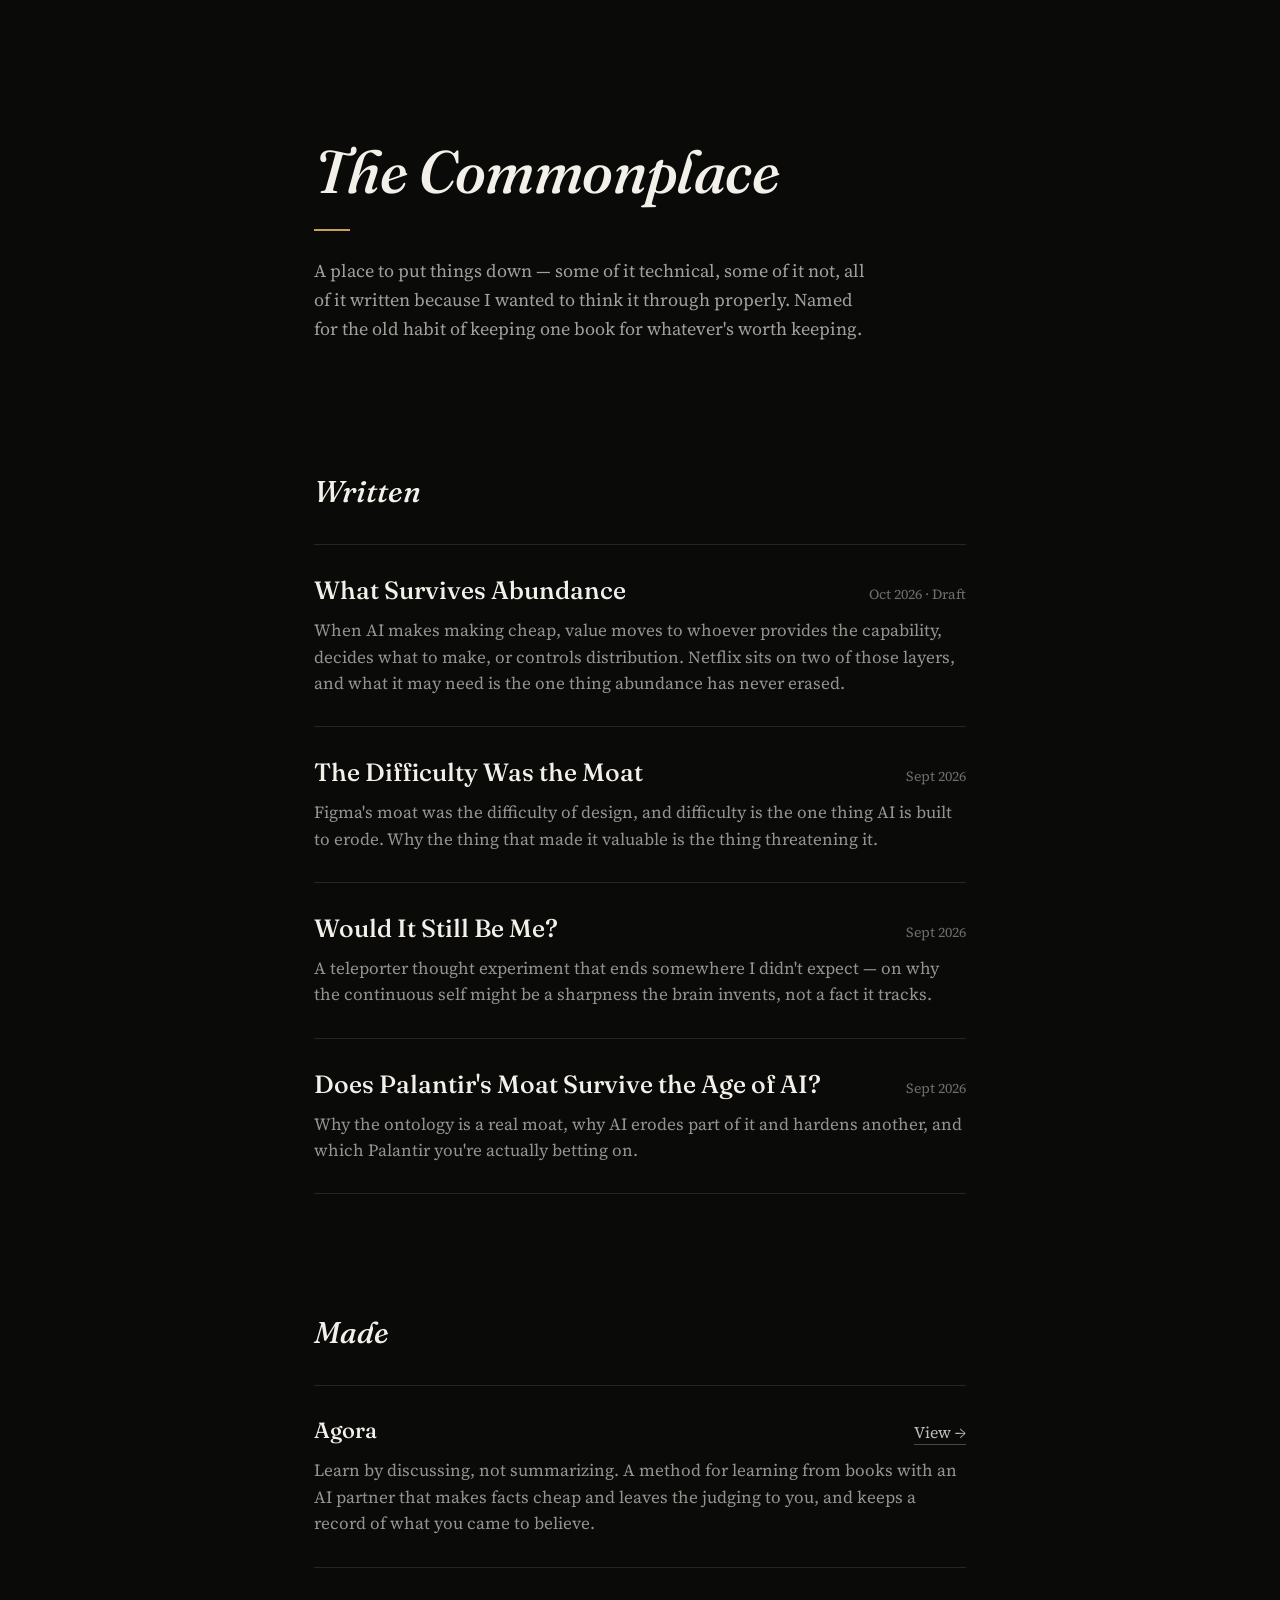
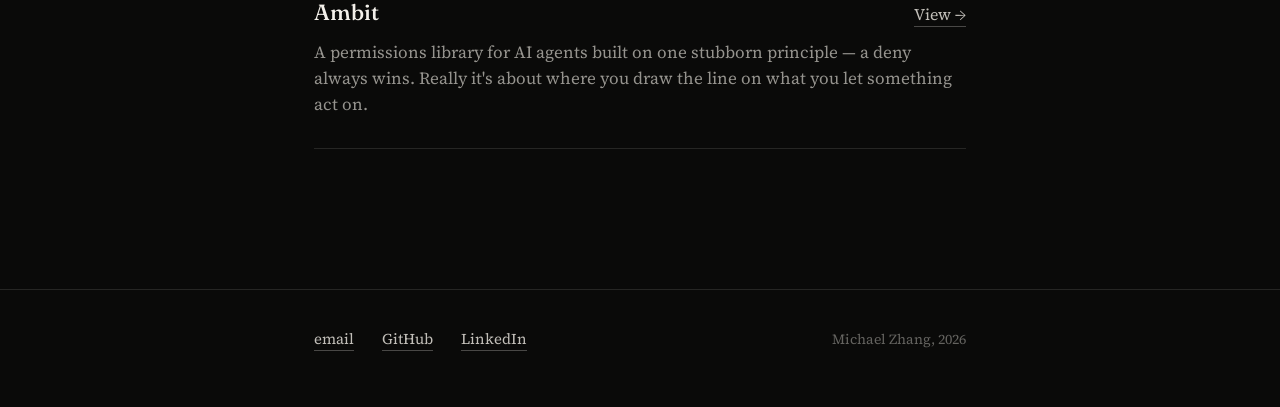
<file: index.html>
<!doctype html>
<html lang="en">
<head>
<meta charset="utf-8">
<meta name="viewport" content="width=device-width, initial-scale=1">
<title>The Commonplace</title>
<link rel="preconnect" href="https://fonts.googleapis.com"><link rel="preconnect" href="https://fonts.gstatic.com" crossorigin><link rel="stylesheet" href="https://fonts.googleapis.com/css2?family=Fraunces:ital,opsz,wght@0,9..144,300;0,9..144,400;0,9..144,500;0,9..144,600;1,9..144,300;1,9..144,400;1,9..144,500;1,9..144,600&family=Source+Serif+4:ital,opsz,wght@0,8..60,400;0,8..60,500;0,8..60,600;1,8..60,400;1,8..60,500&display=swap">
<link rel="stylesheet" href="style.css">

</head>
<body>
<div class="page">
  <header class="site-head hero">
    <h1 class="display masthead reveal">The Commonplace</h1>
    <div class="rule reveal"></div>
    <p class="lede reveal">A place to put things down — some of it technical, some of it not, all of it written because I wanted to think it through properly. Named for the old habit of keeping one book for whatever's worth keeping.</p>
  </header>

  <main class="col">
    <section class="section reveal">
      <h2 class="display section-title">Written</h2>
      <div>
        <a class="entry" href="what-survives-abundance.html">
          <div class="entry-row">
            <h3 class="display entry-title">What Survives Abundance</h3>
            <span class="entry-meta">Oct 2026 · Draft</span>
          </div>
          <p class="entry-desc">When AI makes making cheap, value moves to whoever provides the capability, decides what to make, or controls distribution. Netflix sits on two of those layers, and what it may need is the one thing abundance has never erased.</p>
        </a>
        <a class="entry" href="the-difficulty-was-the-moat.html">
          <div class="entry-row">
            <h3 class="display entry-title">The Difficulty Was the Moat</h3>
            <span class="entry-meta">Sept 2026</span>
          </div>
          <p class="entry-desc">Figma's moat was the difficulty of design, and difficulty is the one thing AI is built to erode. Why the thing that made it valuable is the thing threatening it.</p>
        </a>
        <a class="entry" href="would-it-still-be-me.html">
          <div class="entry-row">
            <h3 class="display entry-title">Would It Still Be Me?</h3>
            <span class="entry-meta">Sept 2026</span>
          </div>
          <p class="entry-desc">A teleporter thought experiment that ends somewhere I didn't expect — on why the continuous self might be a sharpness the brain invents, not a fact it tracks.</p>
        </a>
        <a class="entry" href="palantir-moat.html">
          <div class="entry-row">
            <h3 class="display entry-title">Does Palantir&#x27;s Moat Survive the Age of AI?</h3>
            <span class="entry-meta">Sept 2026</span>
          </div>
          <p class="entry-desc">Why the ontology is a real moat, why AI erodes part of it and hardens another, and which Palantir you're actually betting on.</p>
        </a>
        <div class="list-end"></div>
      </div>
    </section>

    <section class="section section--made reveal">
      <h2 class="display section-title">Made</h2>
      <div>
        <a class="entry" href="agora.html">
          <div class="entry-row">
            <h3 class="display entry-title">Agora</h3>
            <span class="link-accent">View →</span>
          </div>
          <p class="entry-desc">Learn by discussing, not summarizing. A method for learning from books with an AI partner that makes facts cheap and leaves the judging to you, and keeps a record of what you came to believe.</p>
        </a>
        <a class="entry" href="ambit.html">
          <div class="entry-row">
            <h3 class="display entry-title">Ambit</h3>
            <span class="link-accent">View →</span>
          </div>
          <p class="entry-desc">A permissions library for AI agents built on one stubborn principle — a deny always wins. Really it's about where you draw the line on what you let something act on.</p>
        </a>
        <div class="list-end"></div>
      </div>
    </section>
  </main>

  <footer class="footer">
    <div class="footer-inner">
      <div class="footer-links">
        <a class="link-accent" href="mailto:mzhang02524@gmail.com">email</a>
        <a class="link-accent" href="https://github.com/MingxiaoZhang">GitHub</a>
        <a class="link-accent" href="https://www.linkedin.com/in/mingxiaozhang02524">LinkedIn</a>
      </div>
      <span class="footer-sig">Michael Zhang, 2026</span>
    </div>
  </footer>
</div>
<script>
(function(){
  if(!('IntersectionObserver' in window)){document.querySelectorAll('.reveal').forEach(function(el){el.classList.add('is-visible');});return;}
  var io=new IntersectionObserver(function(es){es.forEach(function(e){if(e.isIntersecting){e.target.classList.add('is-visible');io.unobserve(e.target);}});},{threshold:0.1,rootMargin:'0px 0px -40px 0px'});
  document.querySelectorAll('.reveal').forEach(function(el){io.observe(el);});
})();
</script>
</body>
</html>
</file>
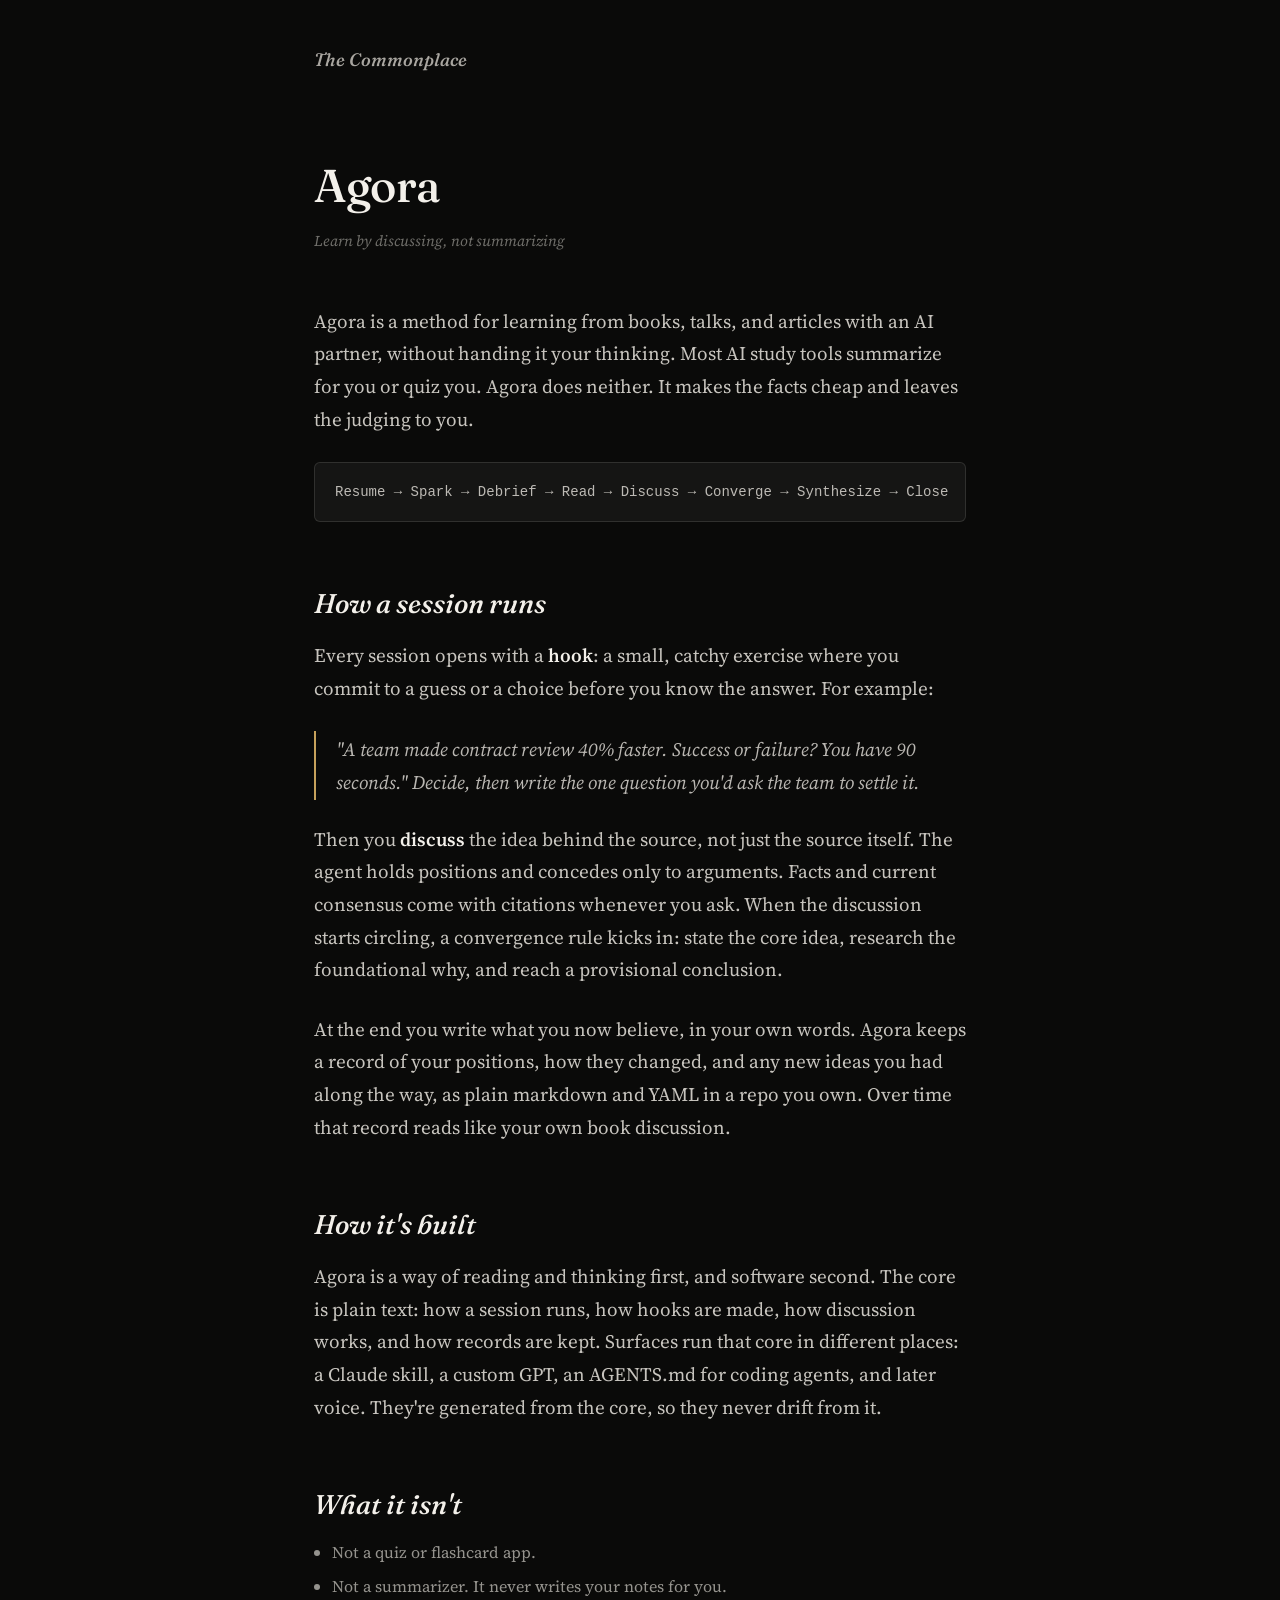
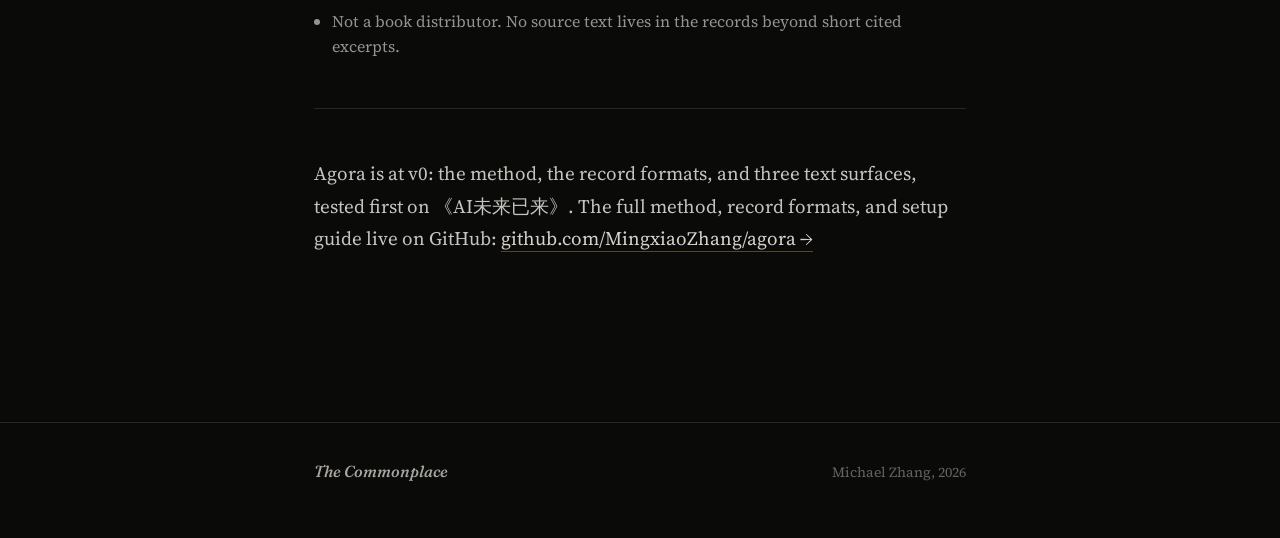
<file: agora.html>
<!doctype html>
<html lang="en">
<head>
<meta charset="utf-8">
<meta name="viewport" content="width=device-width, initial-scale=1">
<title>Agora — The Commonplace</title>
<link rel="preconnect" href="https://fonts.googleapis.com"><link rel="preconnect" href="https://fonts.gstatic.com" crossorigin><link rel="stylesheet" href="https://fonts.googleapis.com/css2?family=Fraunces:ital,opsz,wght@0,9..144,300;0,9..144,400;0,9..144,500;0,9..144,600;1,9..144,300;1,9..144,400;1,9..144,500;1,9..144,600&family=Source+Serif+4:ital,opsz,wght@0,8..60,400;0,8..60,500;0,8..60,600;1,8..60,400;1,8..60,500&display=swap">
<link rel="stylesheet" href="style.css">

</head>
<body>
<header class="site-head">
  <a class="masthead-link" href="index.html">The Commonplace</a>
</header>
<main class="reading">
  <article>
    <div class="article-head reveal">
      <h1 class="display article-title">Agora</h1>
      <div class="article-date">Learn by discussing, not summarizing</div>
    </div>
    <div class="prose reveal">
<p>Agora is a method for learning from books, talks, and articles with an AI partner, without handing it your thinking. Most AI study tools summarize for you or quiz you. Agora does neither. It makes the facts cheap and leaves the judging to you.</p>
<pre><code>Resume → Spark → Debrief → Read → Discuss → Converge → Synthesize → Close</code></pre>
<h2>How a session runs</h2>
<p>Every session opens with a <strong>hook</strong>: a small, catchy exercise where you commit to a guess or a choice before you know the answer. For example:</p>
<blockquote><p>"A team made contract review 40% faster. Success or failure? You have 90 seconds." Decide, then write the one question you'd ask the team to settle it.</p></blockquote>
<p>Then you <strong>discuss</strong> the idea behind the source, not just the source itself. The agent holds positions and concedes only to arguments. Facts and current consensus come with citations whenever you ask. When the discussion starts circling, a convergence rule kicks in: state the core idea, research the foundational why, and reach a provisional conclusion.</p>
<p>At the end you write what you now believe, in your own words. Agora keeps a record of your positions, how they changed, and any new ideas you had along the way, as plain markdown and YAML in a repo you own. Over time that record reads like your own book discussion.</p>
<h2>How it's built</h2>
<p>Agora is a way of reading and thinking first, and software second. The core is plain text: how a session runs, how hooks are made, how discussion works, and how records are kept. Surfaces run that core in different places: a Claude skill, a custom GPT, an AGENTS.md for coding agents, and later voice. They're generated from the core, so they never drift from it.</p>
<h2>What it isn't</h2>
<ul>
<li>Not a quiz or flashcard app.</li>
<li>Not a summarizer. It never writes your notes for you.</li>
<li>Not a book distributor. No source text lives in the records beyond short cited excerpts.</li>
</ul>
<hr />
<p>Agora is at v0: the method, the record formats, and three text surfaces, tested first on 《AI未来已来》. The full method, record formats, and setup guide live on GitHub: <a href="https://github.com/MingxiaoZhang/agora#readme" target="_blank" rel="noopener">github.com/MingxiaoZhang/agora →</a></p>
    </div>
  </article>
</main>
<footer class="footer">
  <div class="footer-inner">
    <a class="masthead-link small" href="index.html">The Commonplace</a>
    <span class="footer-sig">Michael Zhang, 2026</span>
  </div>
</footer>
<script>
(function(){
  if(!('IntersectionObserver' in window)){document.querySelectorAll('.reveal').forEach(function(el){el.classList.add('is-visible');});return;}
  var io=new IntersectionObserver(function(es){es.forEach(function(e){if(e.isIntersecting){e.target.classList.add('is-visible');io.unobserve(e.target);}});},{threshold:0.1,rootMargin:'0px 0px -40px 0px'});
  document.querySelectorAll('.reveal').forEach(function(el){io.observe(el);});
})();
</script>
</body>
</html>
</file>
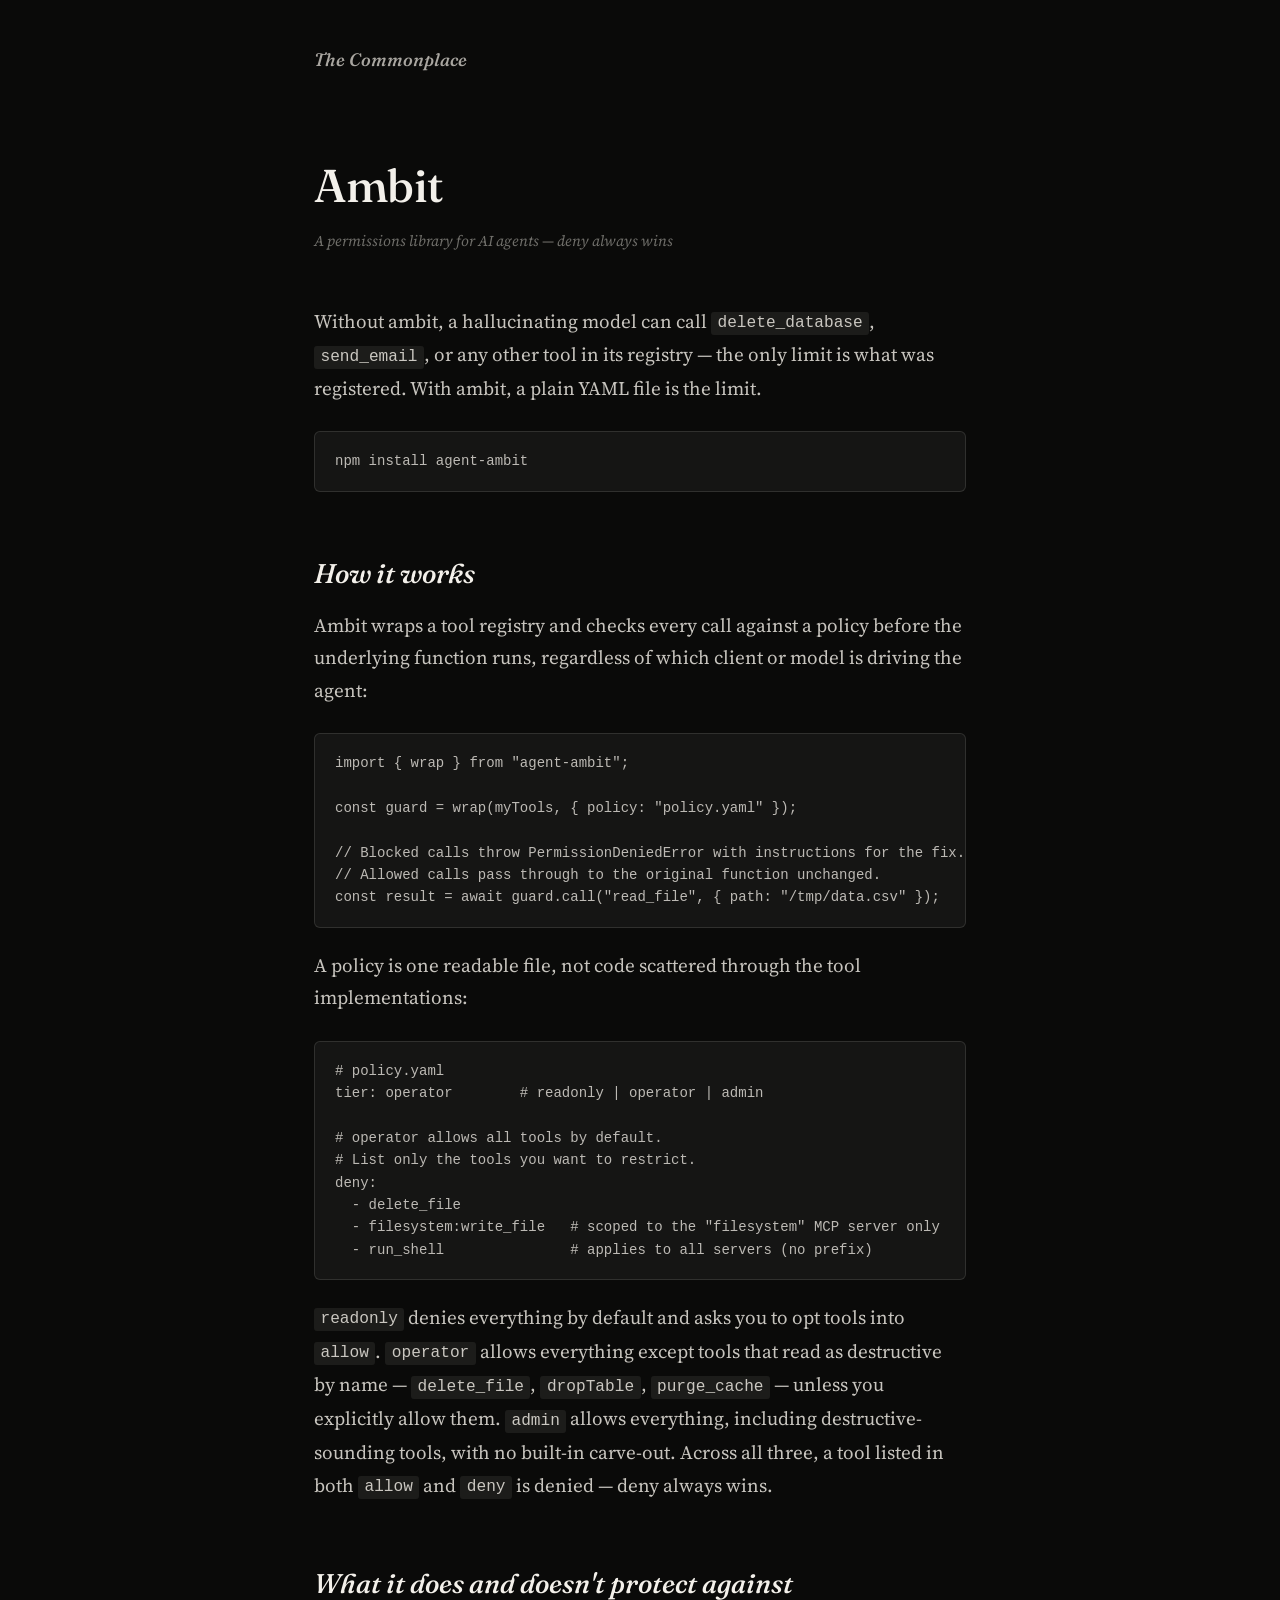
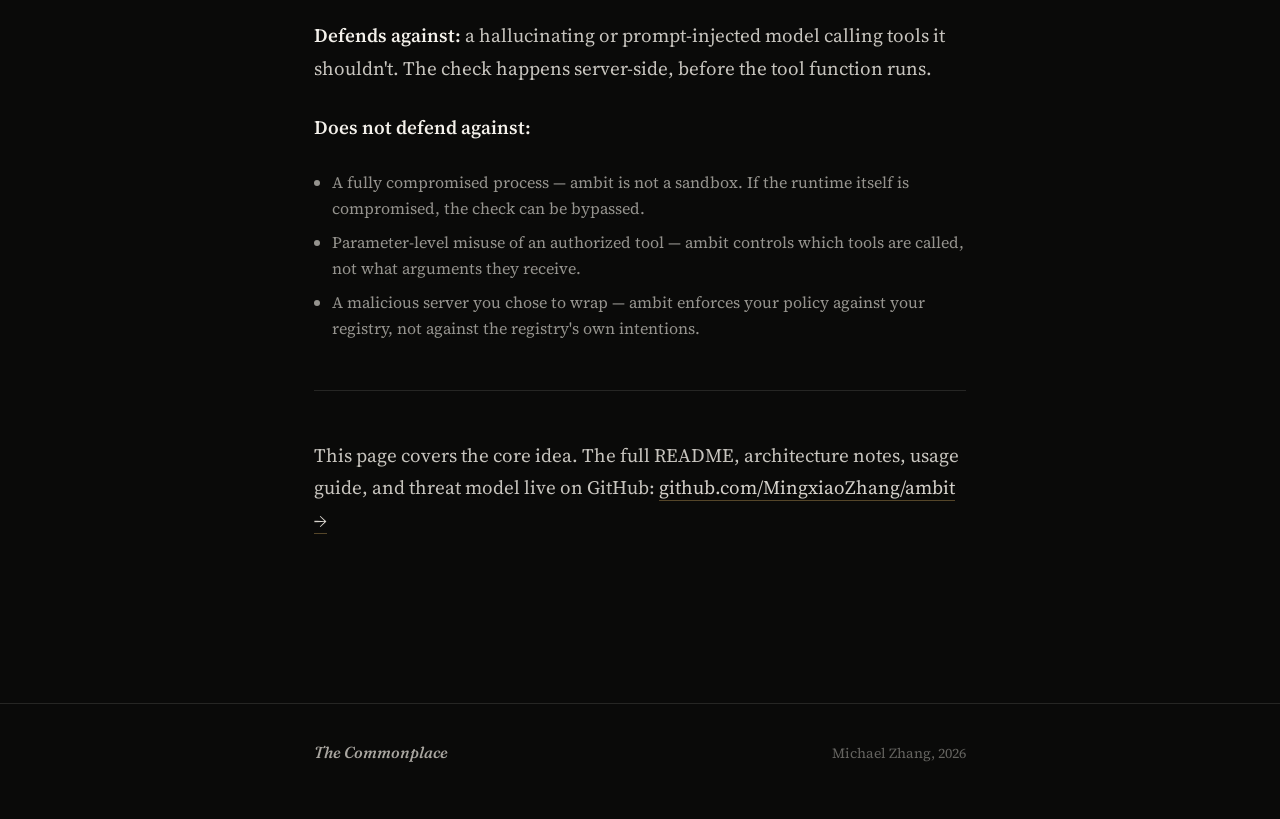
<file: ambit.html>
<!doctype html>
<html lang="en">
<head>
<meta charset="utf-8">
<meta name="viewport" content="width=device-width, initial-scale=1">
<title>Ambit — The Commonplace</title>
<link rel="preconnect" href="https://fonts.googleapis.com"><link rel="preconnect" href="https://fonts.gstatic.com" crossorigin><link rel="stylesheet" href="https://fonts.googleapis.com/css2?family=Fraunces:ital,opsz,wght@0,9..144,300;0,9..144,400;0,9..144,500;0,9..144,600;1,9..144,300;1,9..144,400;1,9..144,500;1,9..144,600&family=Source+Serif+4:ital,opsz,wght@0,8..60,400;0,8..60,500;0,8..60,600;1,8..60,400;1,8..60,500&display=swap">
<link rel="stylesheet" href="style.css">

</head>
<body>
<header class="site-head">
  <a class="masthead-link" href="index.html">The Commonplace</a>
</header>
<main class="reading">
  <article>
    <div class="article-head reveal">
      <h1 class="display article-title">Ambit</h1>
      <div class="article-date">A permissions library for AI agents — deny always wins</div>
    </div>
    <div class="prose reveal">
<p>Without ambit, a hallucinating model can call <code>delete_database</code>, <code>send_email</code>, or any other tool in its registry — the only limit is what was registered. With ambit, a plain YAML file is the limit.</p>
<pre><code>npm install agent-ambit</code></pre>
<h2>How it works</h2>
<p>Ambit wraps a tool registry and checks every call against a policy before the underlying function runs, regardless of which client or model is driving the agent:</p>
<pre><code>import { wrap } from "agent-ambit";

const guard = wrap(myTools, { policy: "policy.yaml" });

// Blocked calls throw PermissionDeniedError with instructions for the fix.
// Allowed calls pass through to the original function unchanged.
const result = await guard.call("read_file", { path: "/tmp/data.csv" });</code></pre>
<p>A policy is one readable file, not code scattered through the tool implementations:</p>
<pre><code># policy.yaml
tier: operator        # readonly | operator | admin

# operator allows all tools by default.
# List only the tools you want to restrict.
deny:
  - delete_file
  - filesystem:write_file   # scoped to the "filesystem" MCP server only
  - run_shell               # applies to all servers (no prefix)</code></pre>
<p><code>readonly</code> denies everything by default and asks you to opt tools into <code>allow</code>. <code>operator</code> allows everything except tools that read as destructive by name — <code>delete_file</code>, <code>dropTable</code>, <code>purge_cache</code> — unless you explicitly allow them. <code>admin</code> allows everything, including destructive-sounding tools, with no built-in carve-out. Across all three, a tool listed in both <code>allow</code> and <code>deny</code> is denied — deny always wins.</p>
<h2>What it does and doesn't protect against</h2>
<p><strong>Defends against:</strong> a hallucinating or prompt-injected model calling tools it shouldn't. The check happens server-side, before the tool function runs.</p>
<p><strong>Does not defend against:</strong></p>
<ul>
<li>A fully compromised process — ambit is not a sandbox. If the runtime itself is compromised, the check can be bypassed.</li>
<li>Parameter-level misuse of an authorized tool — ambit controls which tools are called, not what arguments they receive.</li>
<li>A malicious server you chose to wrap — ambit enforces your policy against your registry, not against the registry's own intentions.</li>
</ul>
<hr />
<p>This page covers the core idea. The full README, architecture notes, usage guide, and threat model live on GitHub: <a href="https://github.com/MingxiaoZhang/ambit#readme" target="_blank" rel="noopener">github.com/MingxiaoZhang/ambit →</a></p>
    </div>
  </article>
</main>
<footer class="footer">
  <div class="footer-inner">
    <a class="masthead-link small" href="index.html">The Commonplace</a>
    <span class="footer-sig">Michael Zhang, 2026</span>
  </div>
</footer>
<script>
(function(){
  if(!('IntersectionObserver' in window)){document.querySelectorAll('.reveal').forEach(function(el){el.classList.add('is-visible');});return;}
  var io=new IntersectionObserver(function(es){es.forEach(function(e){if(e.isIntersecting){e.target.classList.add('is-visible');io.unobserve(e.target);}});},{threshold:0.1,rootMargin:'0px 0px -40px 0px'});
  document.querySelectorAll('.reveal').forEach(function(el){io.observe(el);});
})();
</script>
</body>
</html>
</file>
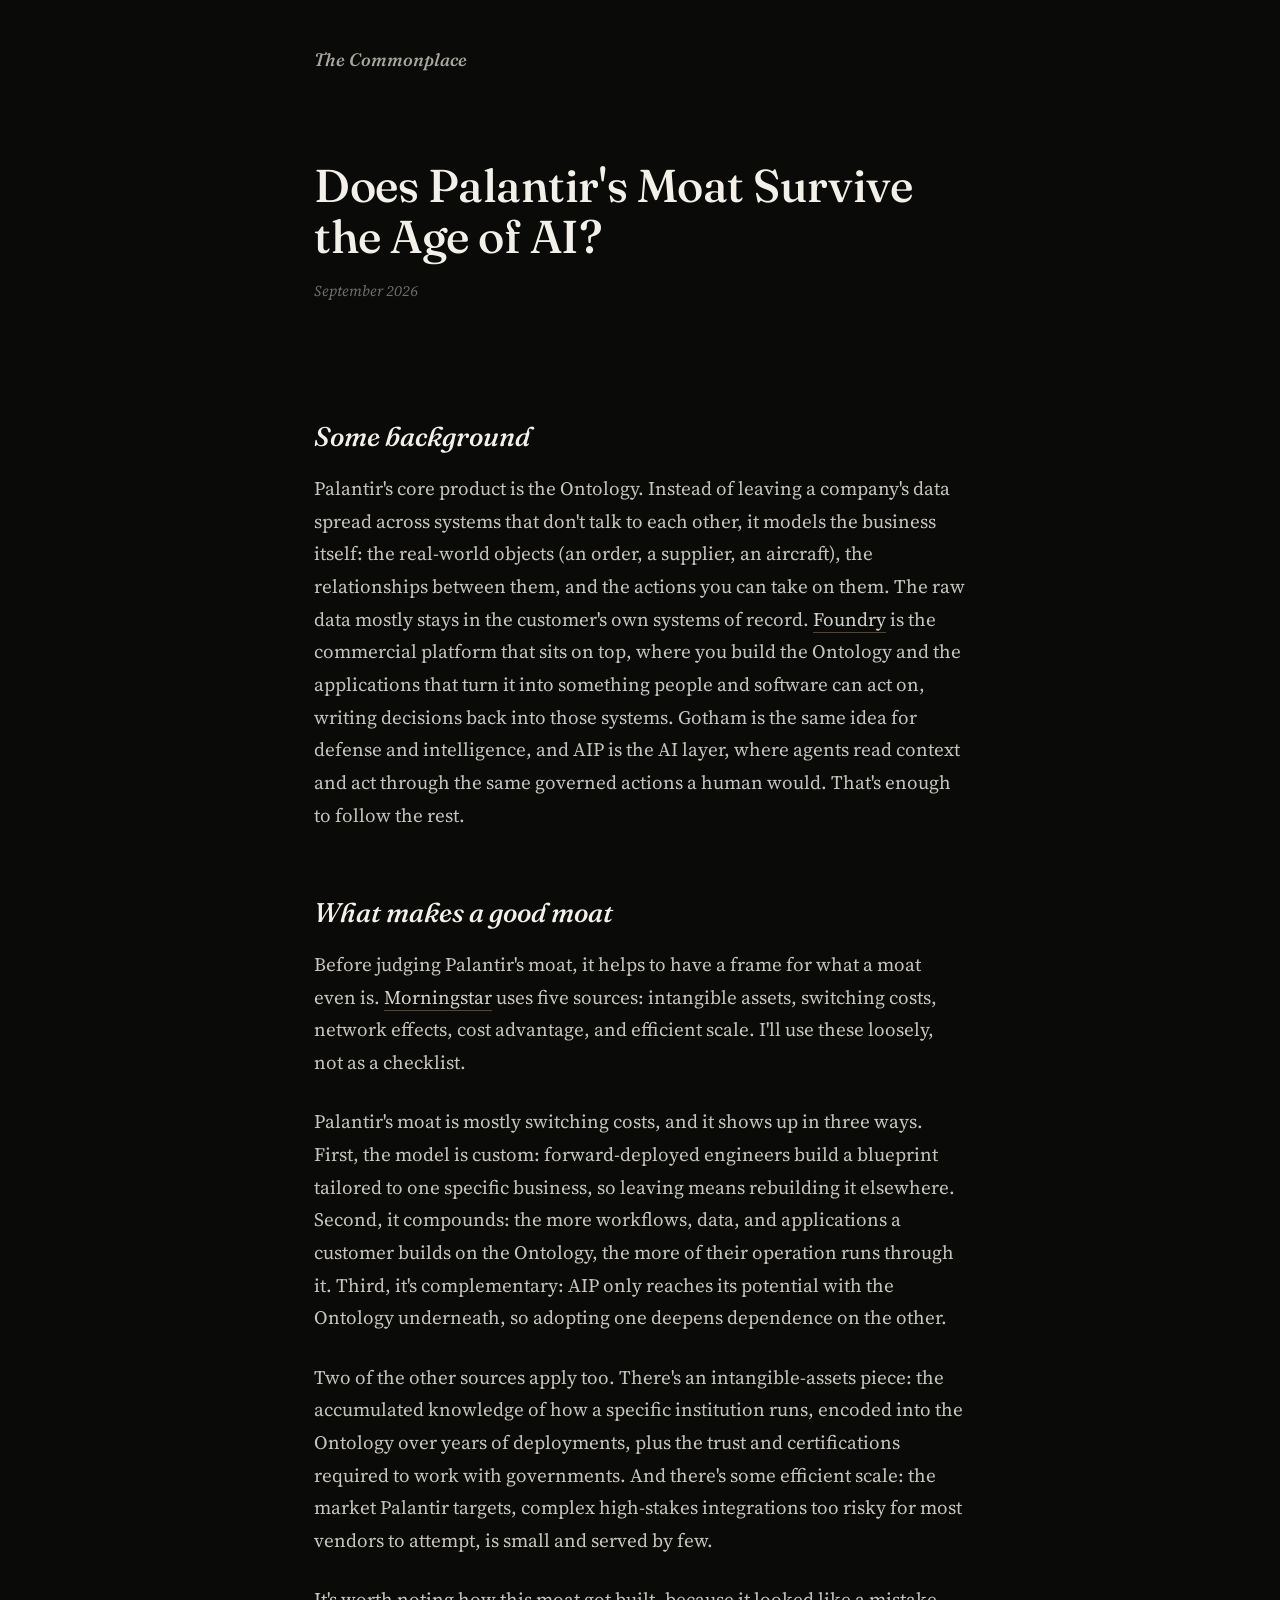
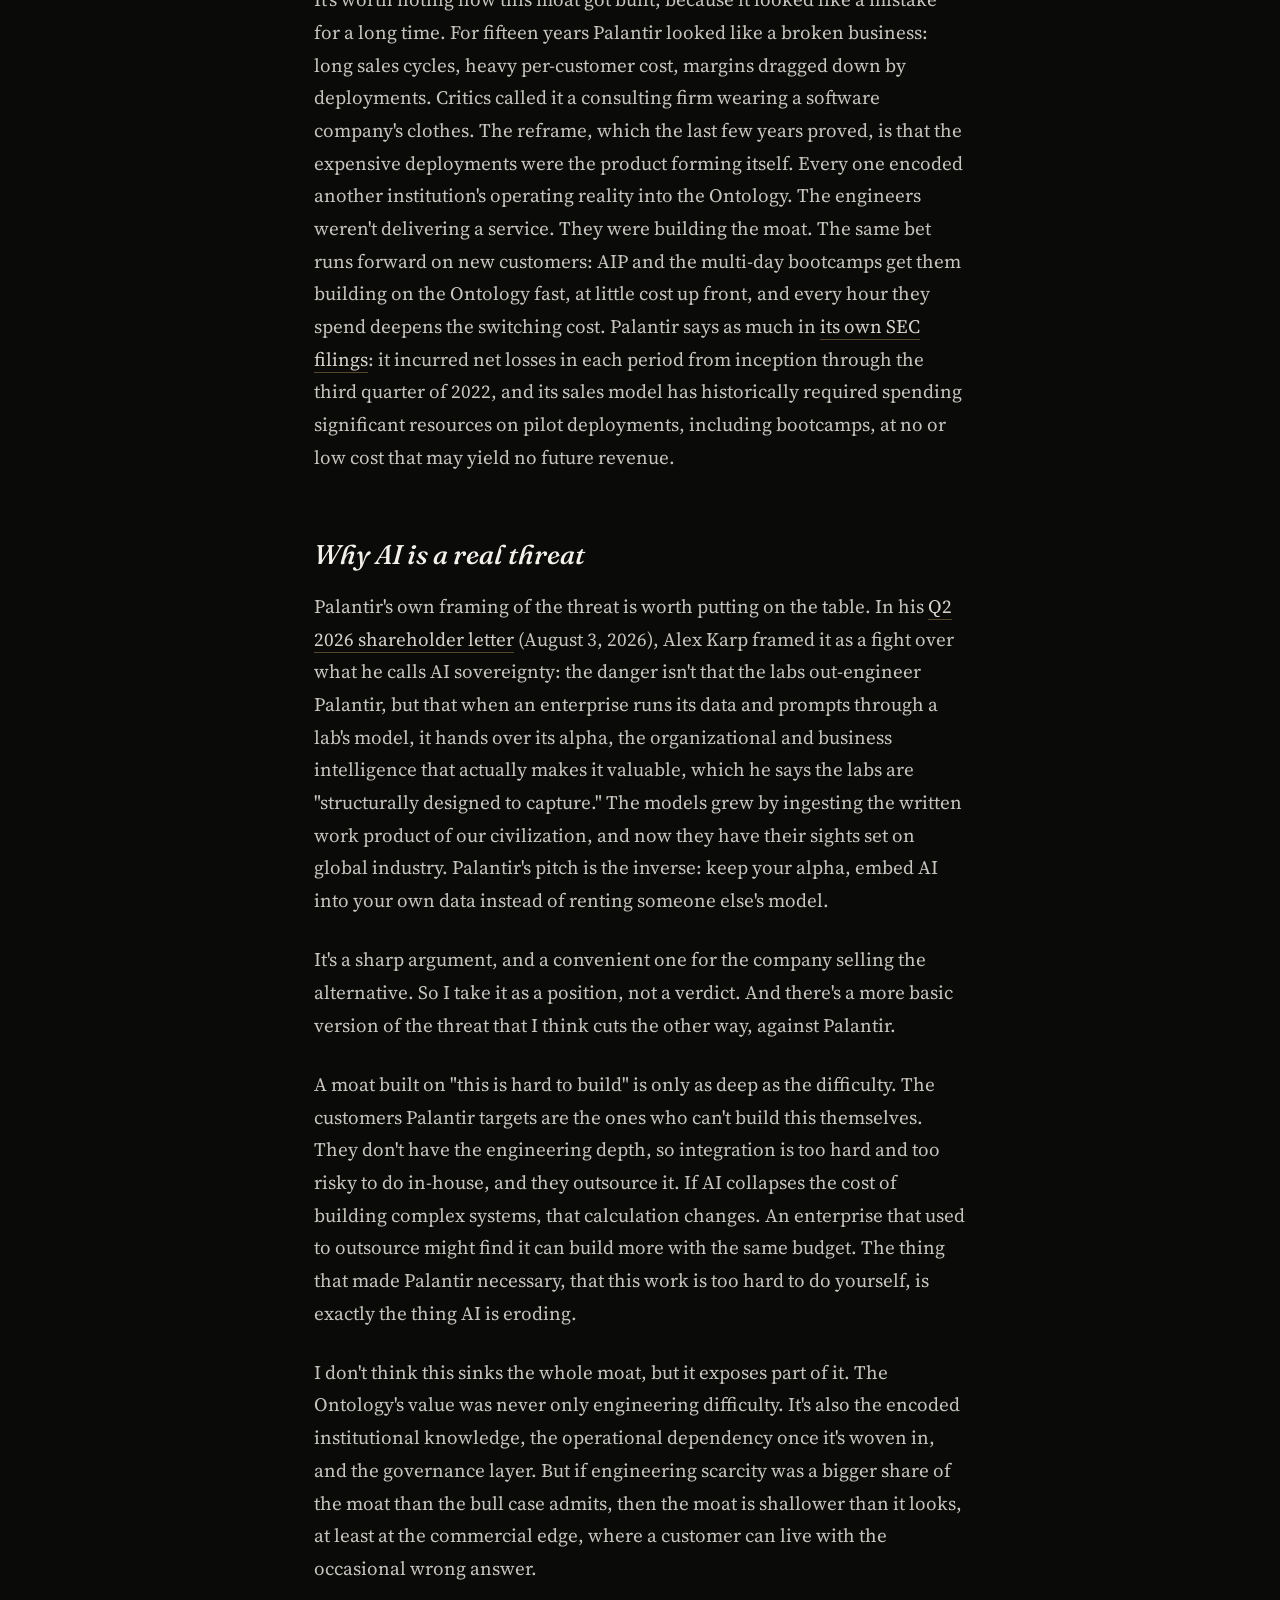
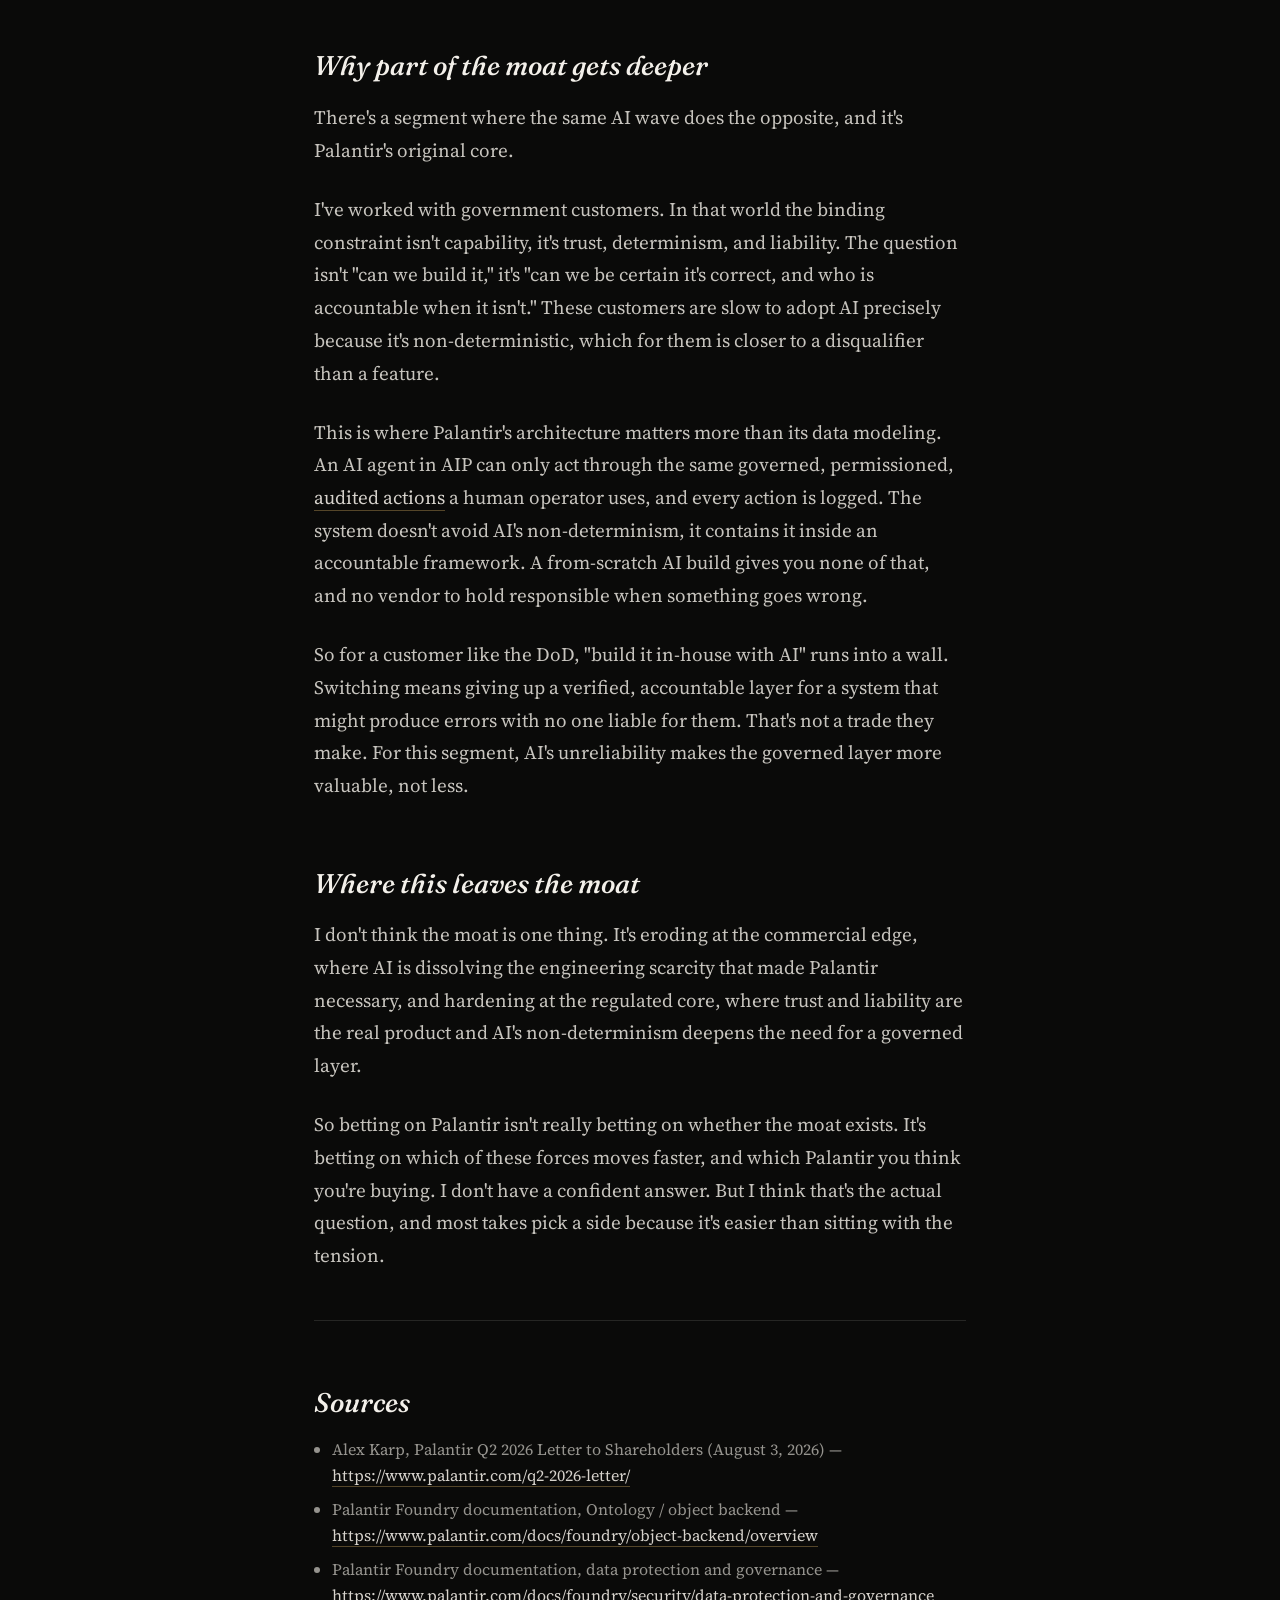
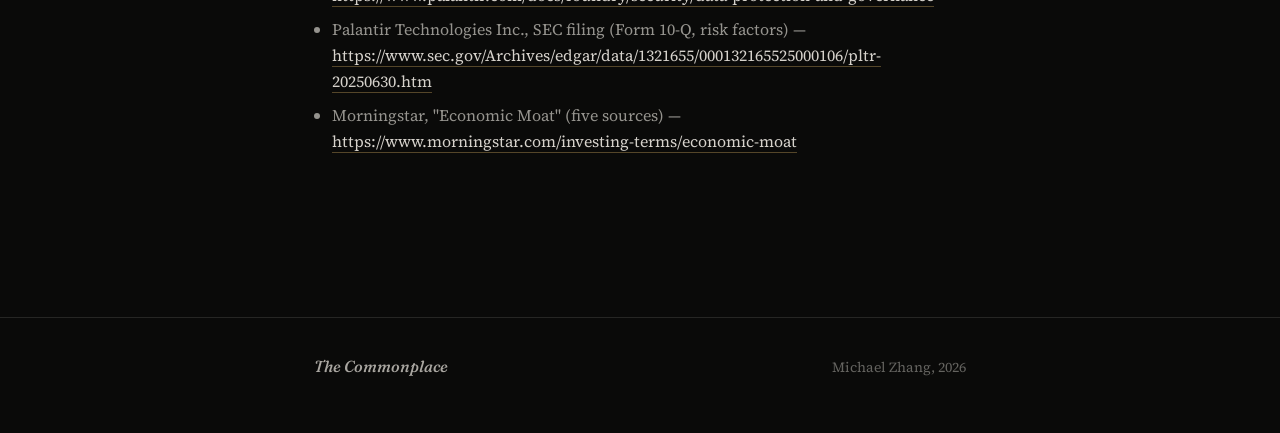
<file: palantir-moat.html>
<!doctype html>
<html lang="en">
<head>
<meta charset="utf-8">
<meta name="viewport" content="width=device-width, initial-scale=1">
<title>Does Palantir's Moat Survive the Age of AI? — The Commonplace</title>
<link rel="preconnect" href="https://fonts.googleapis.com"><link rel="preconnect" href="https://fonts.gstatic.com" crossorigin><link rel="stylesheet" href="https://fonts.googleapis.com/css2?family=Fraunces:ital,opsz,wght@0,9..144,300;0,9..144,400;0,9..144,500;0,9..144,600;1,9..144,300;1,9..144,400;1,9..144,500;1,9..144,600&family=Source+Serif+4:ital,opsz,wght@0,8..60,400;0,8..60,500;0,8..60,600;1,8..60,400;1,8..60,500&display=swap">
<link rel="stylesheet" href="style.css">

</head>
<body>
<header class="site-head">
  <a class="masthead-link" href="index.html">The Commonplace</a>
</header>
<main class="reading">
  <article>
    <div class="article-head reveal">
      <h1 class="display article-title">Does Palantir&#x27;s Moat Survive the Age of AI?</h1>
      <div class="article-date">September 2026</div>
    </div>
    <div class="prose reveal">
<h2>Some background</h2>
<p>Palantir's core product is the Ontology. Instead of leaving a company's data spread across systems that don't talk to each other, it models the business itself: the real-world objects (an order, a supplier, an aircraft), the relationships between them, and the actions you can take on them. The raw data mostly stays in the customer's own systems of record. <a href="https://www.palantir.com/docs/foundry/object-backend/overview">Foundry</a> is the commercial platform that sits on top, where you build the Ontology and the applications that turn it into something people and software can act on, writing decisions back into those systems. Gotham is the same idea for defense and intelligence, and AIP is the AI layer, where agents read context and act through the same governed actions a human would. That's enough to follow the rest.</p>
<h2>What makes a good moat</h2>
<p>Before judging Palantir's moat, it helps to have a frame for what a moat even is. <a href="https://www.morningstar.com/investing-terms/economic-moat">Morningstar</a> uses five sources: intangible assets, switching costs, network effects, cost advantage, and efficient scale. I'll use these loosely, not as a checklist.</p>
<p>Palantir's moat is mostly switching costs, and it shows up in three ways. First, the model is custom: forward-deployed engineers build a blueprint tailored to one specific business, so leaving means rebuilding it elsewhere. Second, it compounds: the more workflows, data, and applications a customer builds on the Ontology, the more of their operation runs through it. Third, it's complementary: AIP only reaches its potential with the Ontology underneath, so adopting one deepens dependence on the other.</p>
<p>Two of the other sources apply too. There's an intangible-assets piece: the accumulated knowledge of how a specific institution runs, encoded into the Ontology over years of deployments, plus the trust and certifications required to work with governments. And there's some efficient scale: the market Palantir targets, complex high-stakes integrations too risky for most vendors to attempt, is small and served by few.</p>
<p>It's worth noting how this moat got built, because it looked like a mistake for a long time. For fifteen years Palantir looked like a broken business: long sales cycles, heavy per-customer cost, margins dragged down by deployments. Critics called it a consulting firm wearing a software company's clothes. The reframe, which the last few years proved, is that the expensive deployments were the product forming itself. Every one encoded another institution's operating reality into the Ontology. The engineers weren't delivering a service. They were building the moat. The same bet runs forward on new customers: AIP and the multi-day bootcamps get them building on the Ontology fast, at little cost up front, and every hour they spend deepens the switching cost. Palantir says as much in <a href="https://www.sec.gov/Archives/edgar/data/1321655/000132165525000106/pltr-20250630.htm">its own SEC filings</a>: it incurred net losses in each period from inception through the third quarter of 2022, and its sales model has historically required spending significant resources on pilot deployments, including bootcamps, at no or low cost that may yield no future revenue.</p>
<h2>Why AI is a real threat</h2>
<p>Palantir's own framing of the threat is worth putting on the table. In his <a href="https://www.palantir.com/q2-2026-letter/">Q2 2026 shareholder letter</a> (August 3, 2026), Alex Karp framed it as a fight over what he calls AI sovereignty: the danger isn't that the labs out-engineer Palantir, but that when an enterprise runs its data and prompts through a lab's model, it hands over its alpha, the organizational and business intelligence that actually makes it valuable, which he says the labs are "structurally designed to capture." The models grew by ingesting the written work product of our civilization, and now they have their sights set on global industry. Palantir's pitch is the inverse: keep your alpha, embed AI into your own data instead of renting someone else's model.</p>
<p>It's a sharp argument, and a convenient one for the company selling the alternative. So I take it as a position, not a verdict. And there's a more basic version of the threat that I think cuts the other way, against Palantir.</p>
<p>A moat built on "this is hard to build" is only as deep as the difficulty. The customers Palantir targets are the ones who can't build this themselves. They don't have the engineering depth, so integration is too hard and too risky to do in-house, and they outsource it. If AI collapses the cost of building complex systems, that calculation changes. An enterprise that used to outsource might find it can build more with the same budget. The thing that made Palantir necessary, that this work is too hard to do yourself, is exactly the thing AI is eroding.</p>
<p>I don't think this sinks the whole moat, but it exposes part of it. The Ontology's value was never only engineering difficulty. It's also the encoded institutional knowledge, the operational dependency once it's woven in, and the governance layer. But if engineering scarcity was a bigger share of the moat than the bull case admits, then the moat is shallower than it looks, at least at the commercial edge, where a customer can live with the occasional wrong answer.</p>
<h2>Why part of the moat gets deeper</h2>
<p>There's a segment where the same AI wave does the opposite, and it's Palantir's original core.</p>
<p>I've worked with government customers. In that world the binding constraint isn't capability, it's trust, determinism, and liability. The question isn't "can we build it," it's "can we be certain it's correct, and who is accountable when it isn't." These customers are slow to adopt AI precisely because it's non-deterministic, which for them is closer to a disqualifier than a feature.</p>
<p>This is where Palantir's architecture matters more than its data modeling. An AI agent in AIP can only act through the same governed, permissioned, <a href="https://www.palantir.com/docs/foundry/security/data-protection-and-governance">audited actions</a> a human operator uses, and every action is logged. The system doesn't avoid AI's non-determinism, it contains it inside an accountable framework. A from-scratch AI build gives you none of that, and no vendor to hold responsible when something goes wrong.</p>
<p>So for a customer like the DoD, "build it in-house with AI" runs into a wall. Switching means giving up a verified, accountable layer for a system that might produce errors with no one liable for them. That's not a trade they make. For this segment, AI's unreliability makes the governed layer more valuable, not less.</p>
<h2>Where this leaves the moat</h2>
<p>I don't think the moat is one thing. It's eroding at the commercial edge, where AI is dissolving the engineering scarcity that made Palantir necessary, and hardening at the regulated core, where trust and liability are the real product and AI's non-determinism deepens the need for a governed layer.</p>
<p>So betting on Palantir isn't really betting on whether the moat exists. It's betting on which of these forces moves faster, and which Palantir you think you're buying. I don't have a confident answer. But I think that's the actual question, and most takes pick a side because it's easier than sitting with the tension.</p>
<hr />
<h2>Sources</h2>
<ul>
<li>Alex Karp, Palantir Q2 2026 Letter to Shareholders (August 3, 2026) — <a href="https://www.palantir.com/q2-2026-letter/">https://www.palantir.com/q2-2026-letter/</a></li>
<li>Palantir Foundry documentation, Ontology / object backend — <a href="https://www.palantir.com/docs/foundry/object-backend/overview">https://www.palantir.com/docs/foundry/object-backend/overview</a></li>
<li>Palantir Foundry documentation, data protection and governance — <a href="https://www.palantir.com/docs/foundry/security/data-protection-and-governance">https://www.palantir.com/docs/foundry/security/data-protection-and-governance</a></li>
<li>Palantir Technologies Inc., SEC filing (Form 10-Q, risk factors) — <a href="https://www.sec.gov/Archives/edgar/data/1321655/000132165525000106/pltr-20250630.htm">https://www.sec.gov/Archives/edgar/data/1321655/000132165525000106/pltr-20250630.htm</a></li>
<li>Morningstar, "Economic Moat" (five sources) — <a href="https://www.morningstar.com/investing-terms/economic-moat">https://www.morningstar.com/investing-terms/economic-moat</a></li>
</ul>
    </div>
  </article>
</main>
<footer class="footer">
  <div class="footer-inner">
    <a class="masthead-link small" href="index.html">The Commonplace</a>
    <span class="footer-sig">Michael Zhang, 2026</span>
  </div>
</footer>
<script>
(function(){
  if(!('IntersectionObserver' in window)){document.querySelectorAll('.reveal').forEach(function(el){el.classList.add('is-visible');});return;}
  var io=new IntersectionObserver(function(es){es.forEach(function(e){if(e.isIntersecting){e.target.classList.add('is-visible');io.unobserve(e.target);}});},{threshold:0.1,rootMargin:'0px 0px -40px 0px'});
  document.querySelectorAll('.reveal').forEach(function(el){io.observe(el);});
})();
</script>
</body>
</html>
</file>
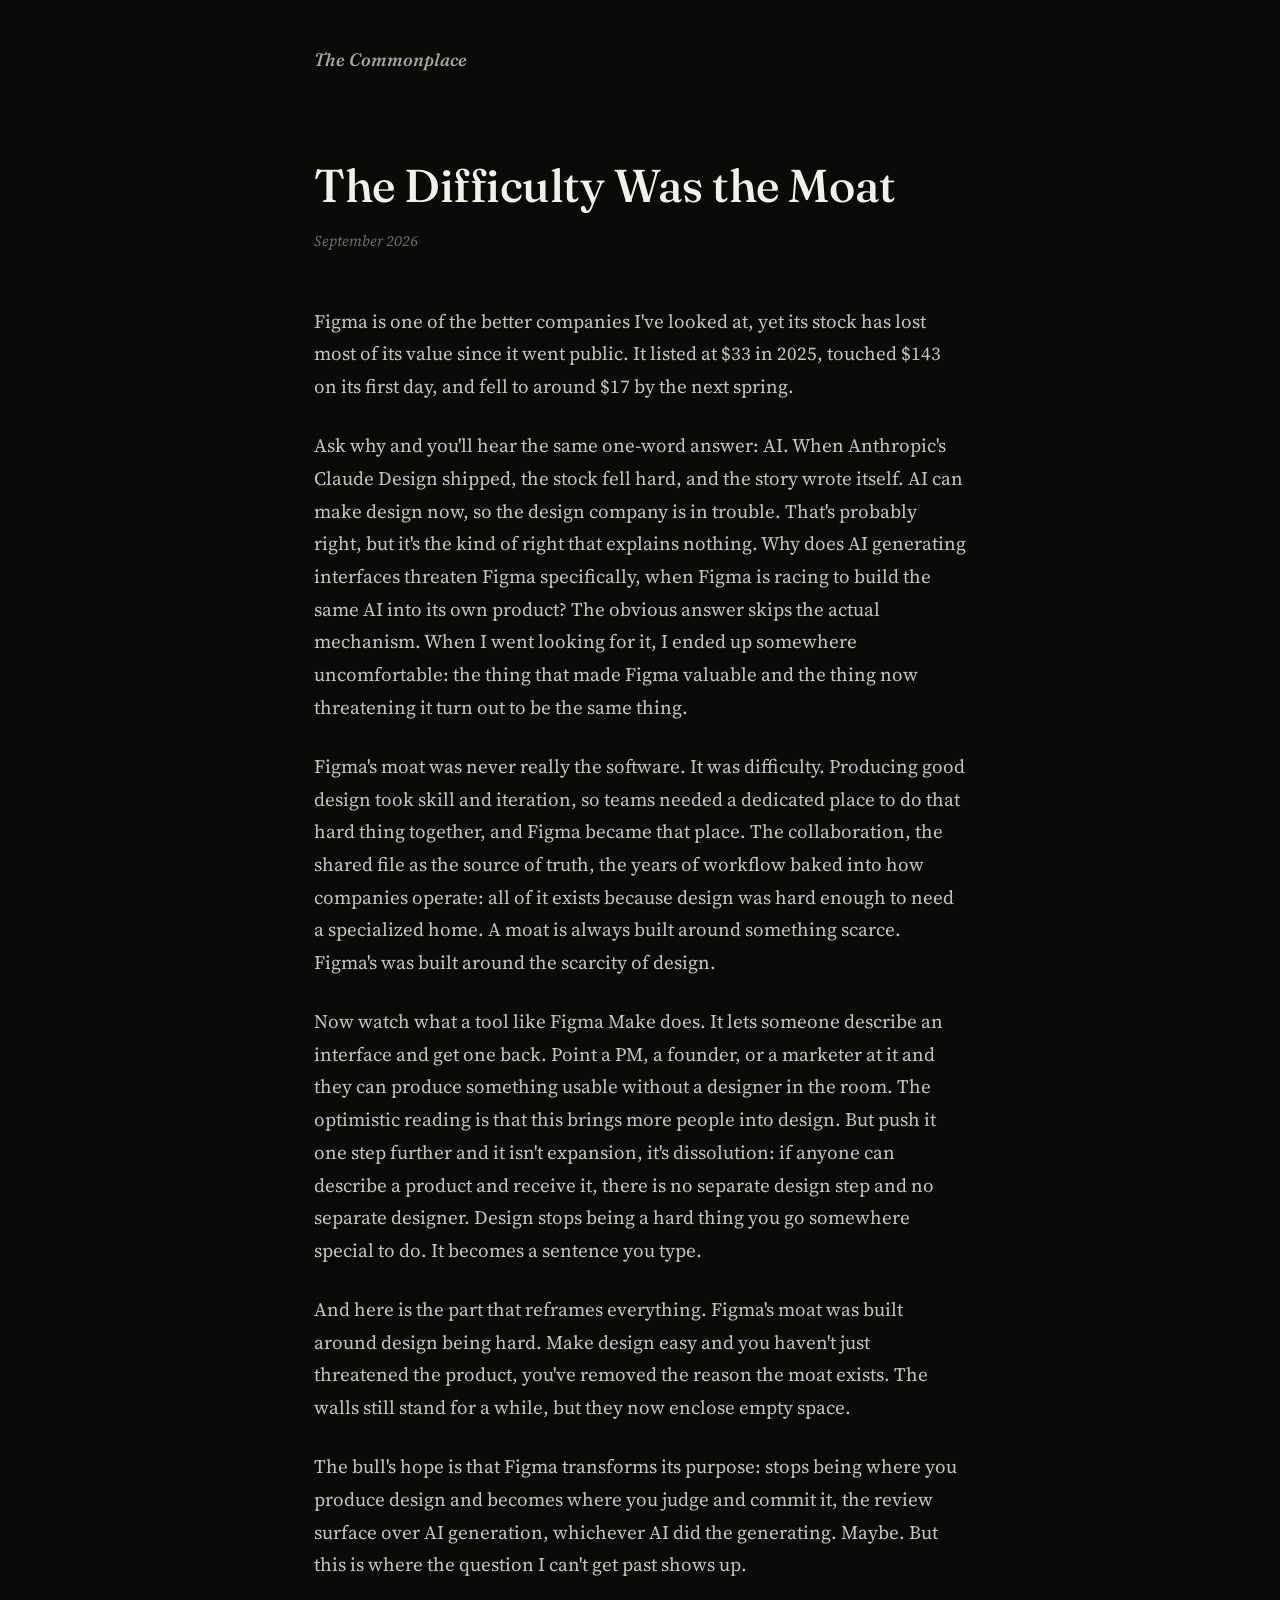
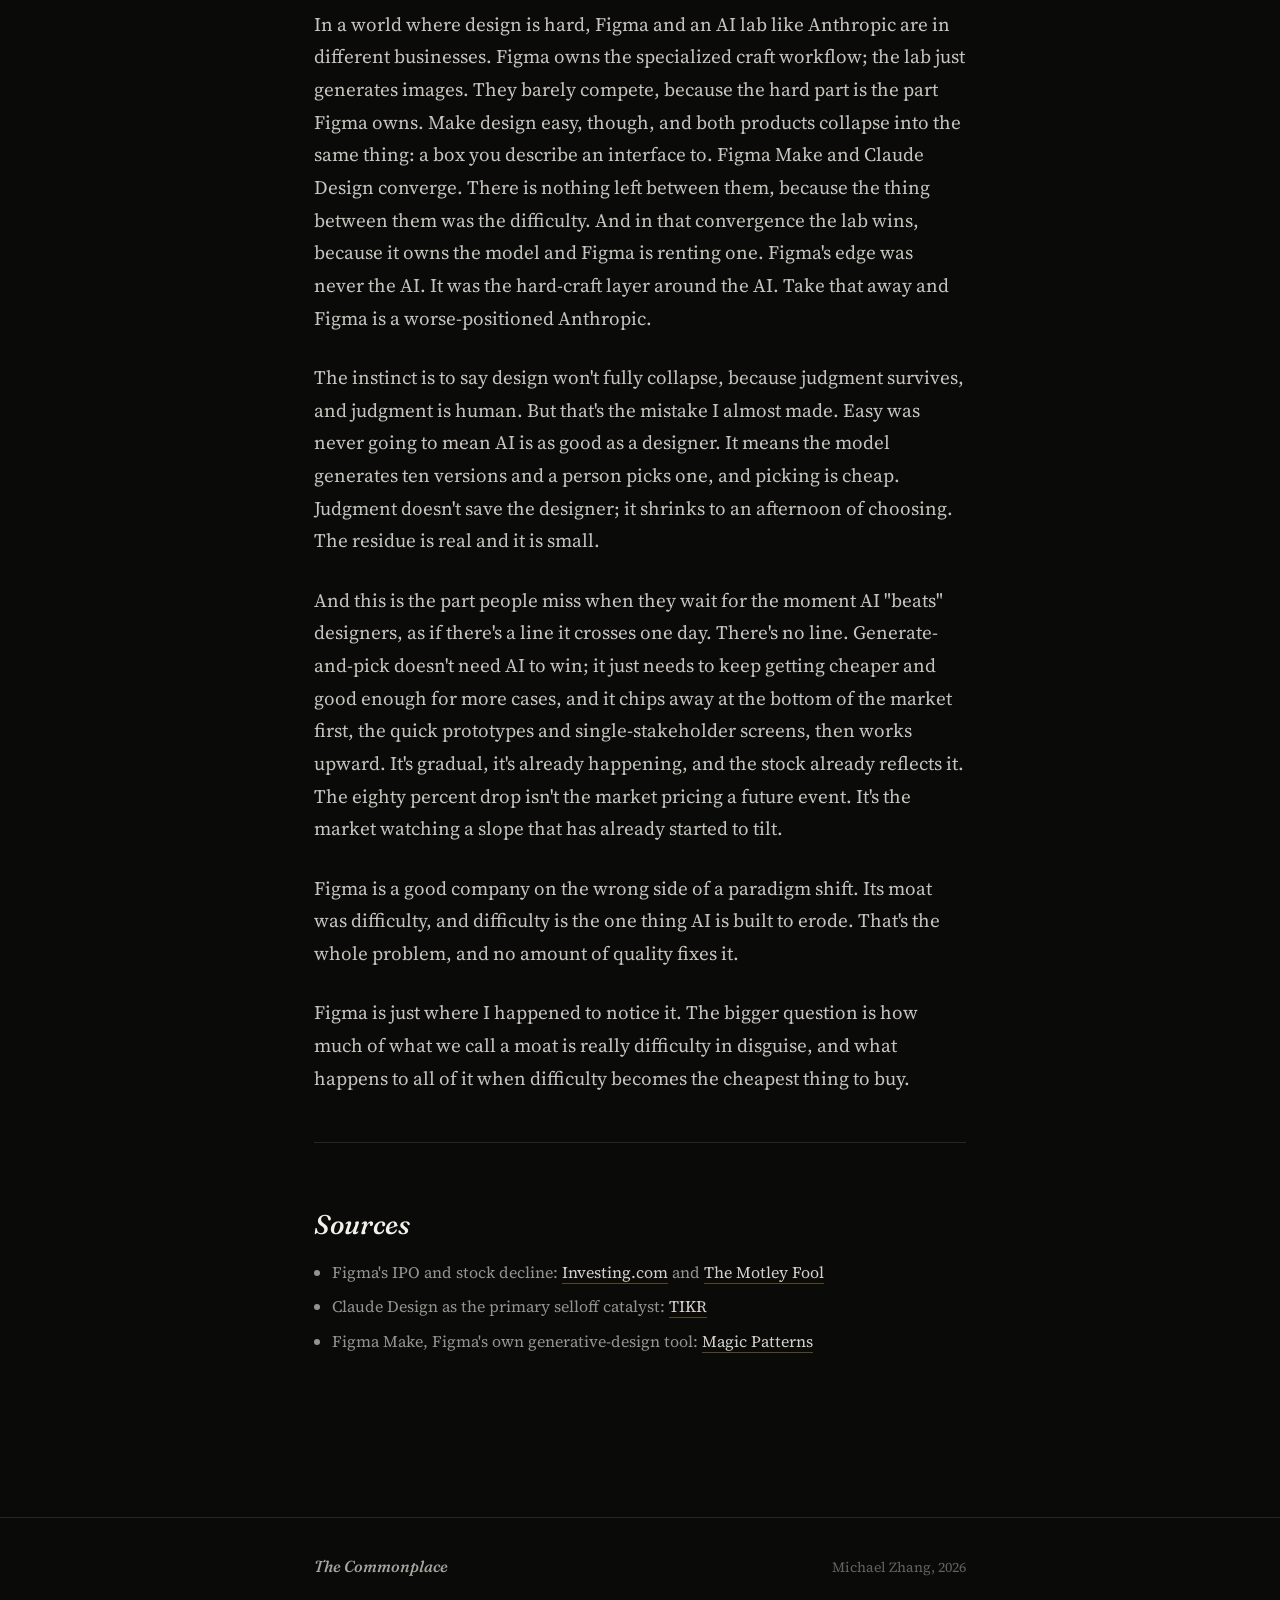
<file: the-difficulty-was-the-moat.html>
<!doctype html>
<html lang="en">
<head>
<meta charset="utf-8">
<meta name="viewport" content="width=device-width, initial-scale=1">
<title>The Difficulty Was the Moat — The Commonplace</title>
<link rel="preconnect" href="https://fonts.googleapis.com"><link rel="preconnect" href="https://fonts.gstatic.com" crossorigin><link rel="stylesheet" href="https://fonts.googleapis.com/css2?family=Fraunces:ital,opsz,wght@0,9..144,300;0,9..144,400;0,9..144,500;0,9..144,600;1,9..144,300;1,9..144,400;1,9..144,500;1,9..144,600&family=Source+Serif+4:ital,opsz,wght@0,8..60,400;0,8..60,500;0,8..60,600;1,8..60,400;1,8..60,500&display=swap">
<link rel="stylesheet" href="style.css">

</head>
<body>
<header class="site-head">
  <a class="masthead-link" href="index.html">The Commonplace</a>
</header>
<main class="reading">
  <article>
    <div class="article-head reveal">
      <h1 class="display article-title">The Difficulty Was the Moat</h1>
      <div class="article-date">September 2026</div>
    </div>
    <div class="prose reveal">
<p>Figma is one of the better companies I've looked at, yet its stock has lost most of its value since it went public. It listed at $33 in 2025, touched $143 on its first day, and fell to around $17 by the next spring.</p>
<p>Ask why and you'll hear the same one-word answer: AI. When Anthropic's Claude Design shipped, the stock fell hard, and the story wrote itself. AI can make design now, so the design company is in trouble. That's probably right, but it's the kind of right that explains nothing. Why does AI generating interfaces threaten Figma specifically, when Figma is racing to build the same AI into its own product? The obvious answer skips the actual mechanism. When I went looking for it, I ended up somewhere uncomfortable: the thing that made Figma valuable and the thing now threatening it turn out to be the same thing.</p>
<p>Figma's moat was never really the software. It was difficulty. Producing good design took skill and iteration, so teams needed a dedicated place to do that hard thing together, and Figma became that place. The collaboration, the shared file as the source of truth, the years of workflow baked into how companies operate: all of it exists because design was hard enough to need a specialized home. A moat is always built around something scarce. Figma's was built around the scarcity of design.</p>
<p>Now watch what a tool like Figma Make does. It lets someone describe an interface and get one back. Point a PM, a founder, or a marketer at it and they can produce something usable without a designer in the room. The optimistic reading is that this brings more people into design. But push it one step further and it isn't expansion, it's dissolution: if anyone can describe a product and receive it, there is no separate design step and no separate designer. Design stops being a hard thing you go somewhere special to do. It becomes a sentence you type.</p>
<p>And here is the part that reframes everything. Figma's moat was built around design being hard. Make design easy and you haven't just threatened the product, you've removed the reason the moat exists. The walls still stand for a while, but they now enclose empty space.</p>
<p>The bull's hope is that Figma transforms its purpose: stops being where you produce design and becomes where you judge and commit it, the review surface over AI generation, whichever AI did the generating. Maybe. But this is where the question I can't get past shows up.</p>
<p>In a world where design is hard, Figma and an AI lab like Anthropic are in different businesses. Figma owns the specialized craft workflow; the lab just generates images. They barely compete, because the hard part is the part Figma owns. Make design easy, though, and both products collapse into the same thing: a box you describe an interface to. Figma Make and Claude Design converge. There is nothing left between them, because the thing between them was the difficulty. And in that convergence the lab wins, because it owns the model and Figma is renting one. Figma's edge was never the AI. It was the hard-craft layer around the AI. Take that away and Figma is a worse-positioned Anthropic.</p>
<p>The instinct is to say design won't fully collapse, because judgment survives, and judgment is human. But that's the mistake I almost made. Easy was never going to mean AI is as good as a designer. It means the model generates ten versions and a person picks one, and picking is cheap. Judgment doesn't save the designer; it shrinks to an afternoon of choosing. The residue is real and it is small.</p>
<p>And this is the part people miss when they wait for the moment AI "beats" designers, as if there's a line it crosses one day. There's no line. Generate-and-pick doesn't need AI to win; it just needs to keep getting cheaper and good enough for more cases, and it chips away at the bottom of the market first, the quick prototypes and single-stakeholder screens, then works upward. It's gradual, it's already happening, and the stock already reflects it. The eighty percent drop isn't the market pricing a future event. It's the market watching a slope that has already started to tilt.</p>
<p>Figma is a good company on the wrong side of a paradigm shift. Its moat was difficulty, and difficulty is the one thing AI is built to erode. That's the whole problem, and no amount of quality fixes it.</p>
<p>Figma is just where I happened to notice it. The bigger question is how much of what we call a moat is really difficulty in disguise, and what happens to all of it when difficulty becomes the cheapest thing to buy.</p>
<hr />
<h2>Sources</h2>
<ul>
<li>Figma's IPO and stock decline: <a href="https://www.investing.com/news/stock-market-news/figma-stock-analysis-ipo-hangover-strong-fundamentals-and-a-contested-valuation-93CH-4906299">Investing.com</a> and <a href="https://www.fool.com/investing/2026/07/10/why-figma-stock-lost-52-in-the-first-half-of-2026/">The Motley Fool</a></li>
<li>Claude Design as the primary selloff catalyst: <a href="https://www.tikr.com/blog/figma-stock-is-down-83-from-its-ipo-era-highs-heres-what-could-drive-the-next-move">TIKR</a></li>
<li>Figma Make, Figma's own generative-design tool: <a href="https://www.magicpatterns.com/blog/claude-design-vs-figma-make">Magic Patterns</a></li>
</ul>
    </div>
  </article>
</main>
<footer class="footer">
  <div class="footer-inner">
    <a class="masthead-link small" href="index.html">The Commonplace</a>
    <span class="footer-sig">Michael Zhang, 2026</span>
  </div>
</footer>
<script>
(function(){
  if(!('IntersectionObserver' in window)){document.querySelectorAll('.reveal').forEach(function(el){el.classList.add('is-visible');});return;}
  var io=new IntersectionObserver(function(es){es.forEach(function(e){if(e.isIntersecting){e.target.classList.add('is-visible');io.unobserve(e.target);}});},{threshold:0.1,rootMargin:'0px 0px -40px 0px'});
  document.querySelectorAll('.reveal').forEach(function(el){io.observe(el);});
})();
</script>
</body>
</html>
</file>
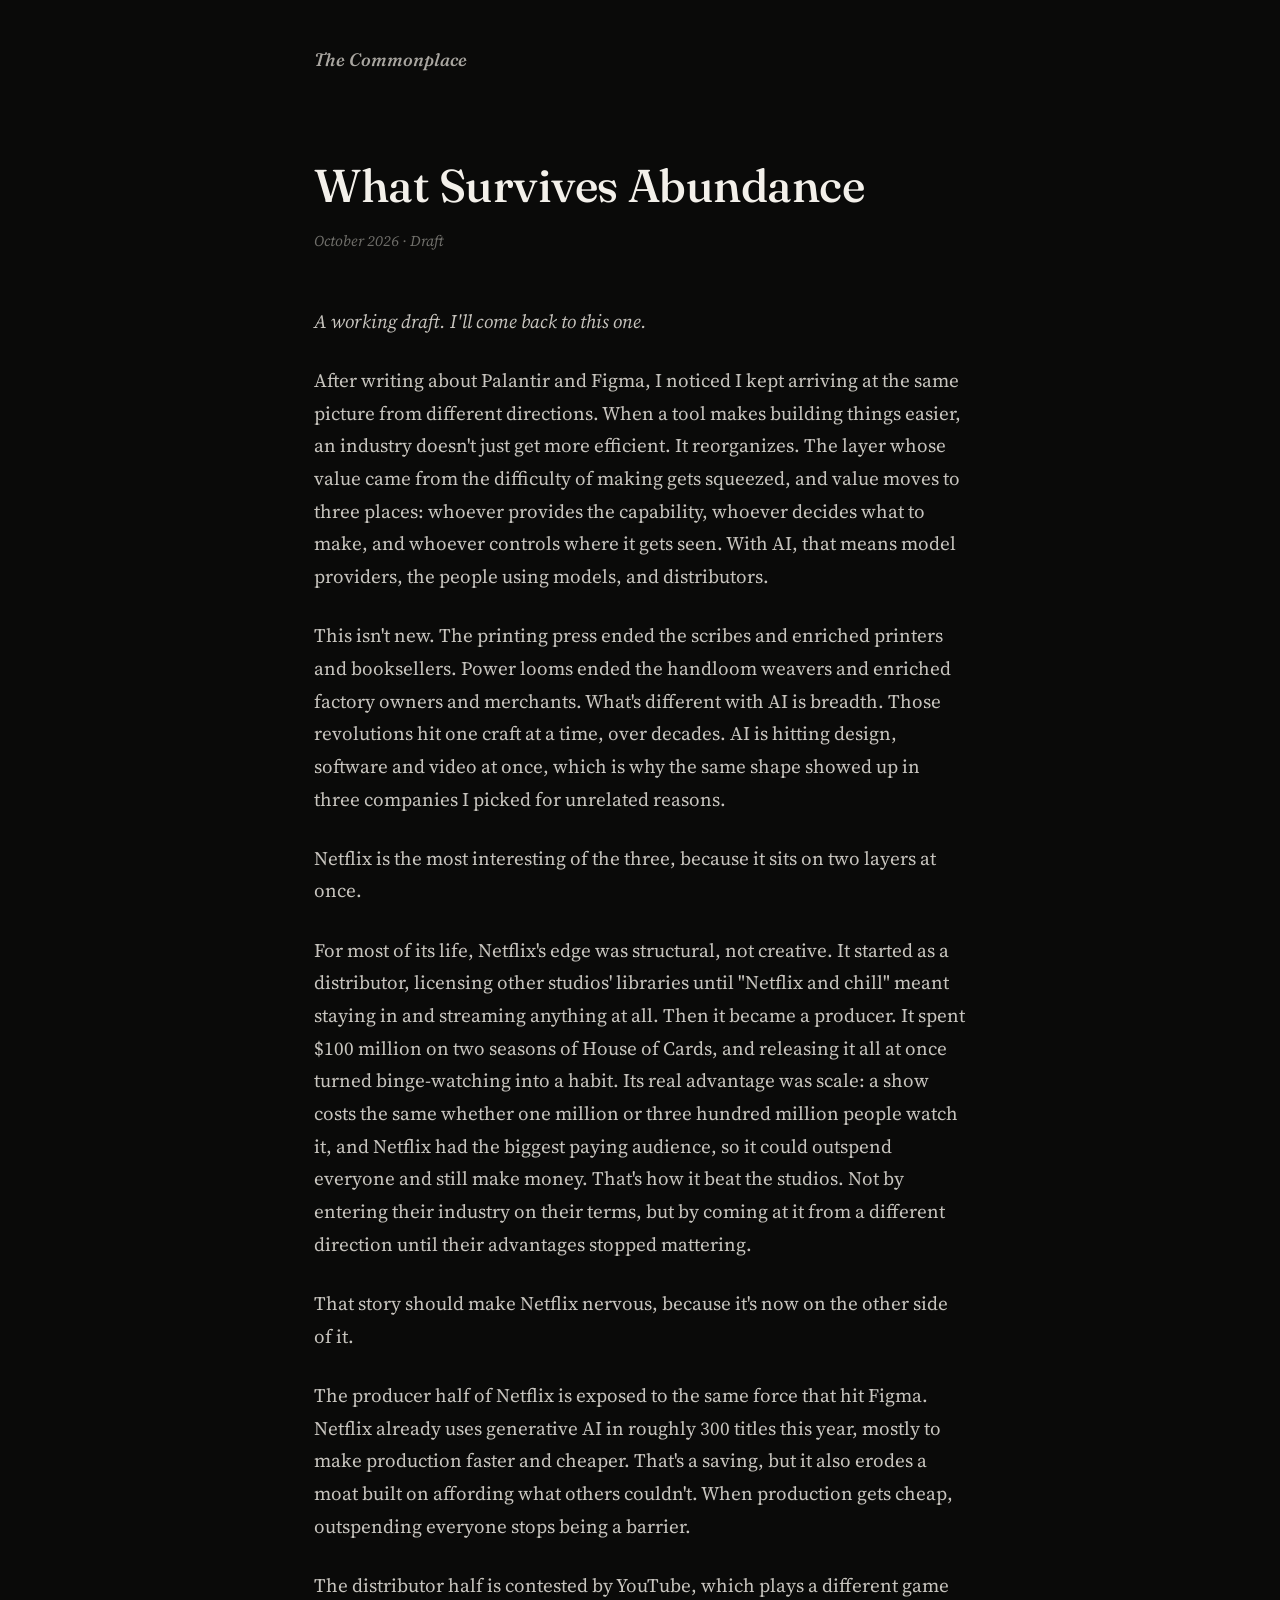
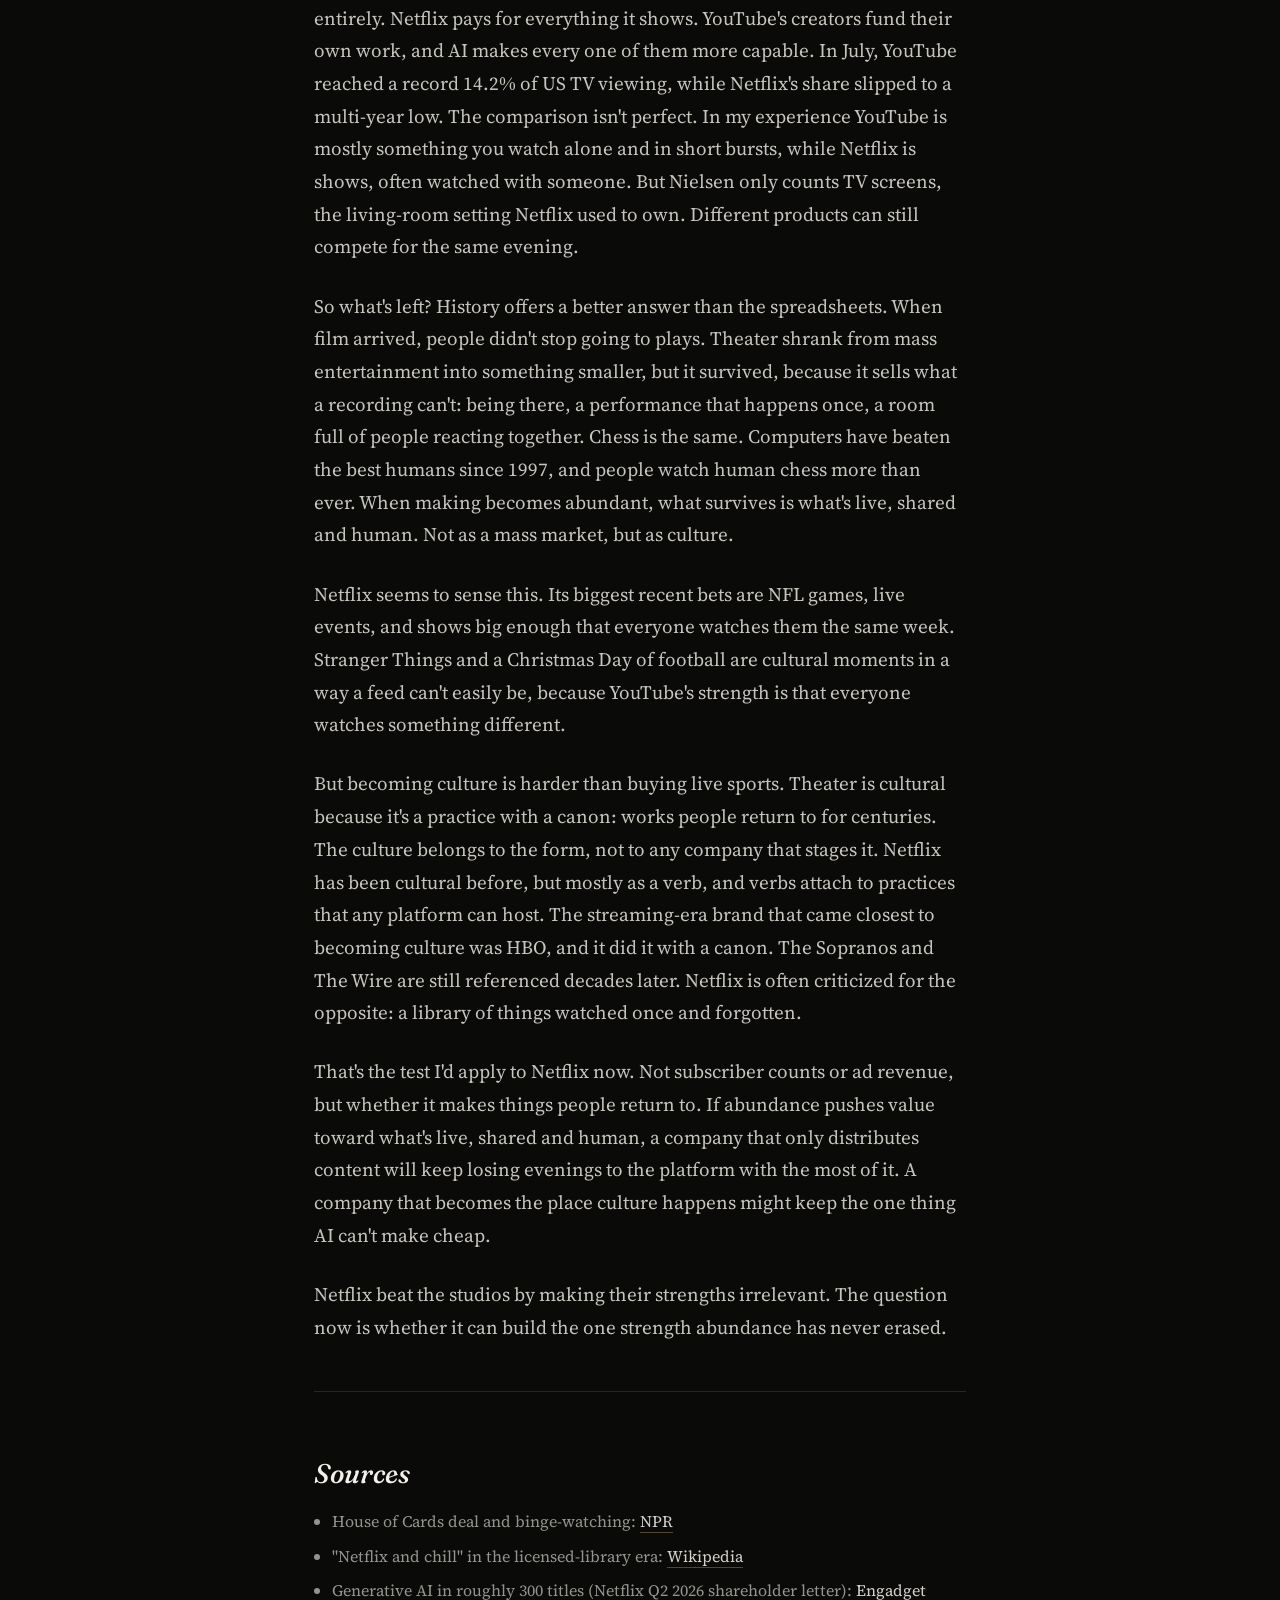
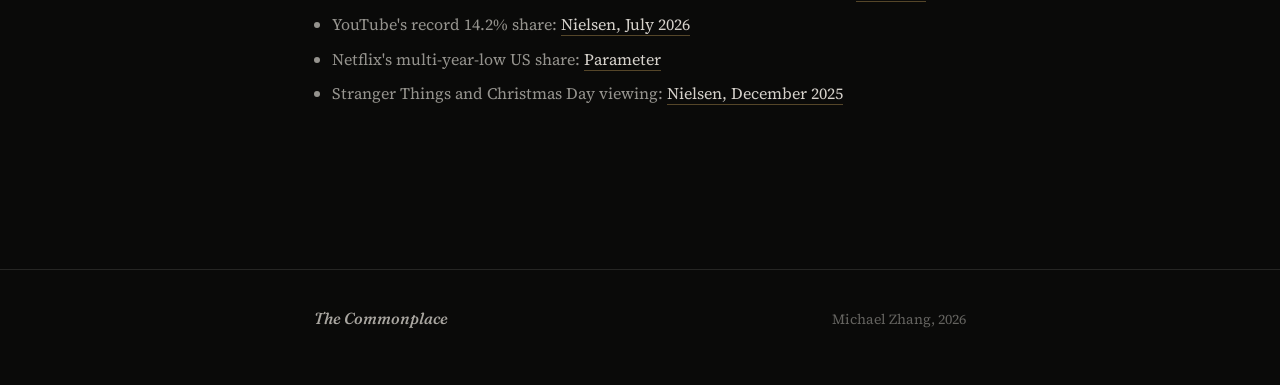
<file: what-survives-abundance.html>
<!doctype html>
<html lang="en">
<head>
<meta charset="utf-8">
<meta name="viewport" content="width=device-width, initial-scale=1">
<title>What Survives Abundance — The Commonplace</title>
<link rel="preconnect" href="https://fonts.googleapis.com"><link rel="preconnect" href="https://fonts.gstatic.com" crossorigin><link rel="stylesheet" href="https://fonts.googleapis.com/css2?family=Fraunces:ital,opsz,wght@0,9..144,300;0,9..144,400;0,9..144,500;0,9..144,600;1,9..144,300;1,9..144,400;1,9..144,500;1,9..144,600&family=Source+Serif+4:ital,opsz,wght@0,8..60,400;0,8..60,500;0,8..60,600;1,8..60,400;1,8..60,500&display=swap">
<link rel="stylesheet" href="style.css">

</head>
<body>
<header class="site-head">
  <a class="masthead-link" href="index.html">The Commonplace</a>
</header>
<main class="reading">
  <article>
    <div class="article-head reveal">
      <h1 class="display article-title">What Survives Abundance</h1>
      <div class="article-date">October 2026 · Draft</div>
    </div>
    <div class="prose reveal">
<p><em>A working draft. I'll come back to this one.</em></p>
<p>After writing about Palantir and Figma, I noticed I kept arriving at the same picture from different directions. When a tool makes building things easier, an industry doesn't just get more efficient. It reorganizes. The layer whose value came from the difficulty of making gets squeezed, and value moves to three places: whoever provides the capability, whoever decides what to make, and whoever controls where it gets seen. With AI, that means model providers, the people using models, and distributors.</p>
<p>This isn't new. The printing press ended the scribes and enriched printers and booksellers. Power looms ended the handloom weavers and enriched factory owners and merchants. What's different with AI is breadth. Those revolutions hit one craft at a time, over decades. AI is hitting design, software and video at once, which is why the same shape showed up in three companies I picked for unrelated reasons.</p>
<p>Netflix is the most interesting of the three, because it sits on two layers at once.</p>
<p>For most of its life, Netflix's edge was structural, not creative. It started as a distributor, licensing other studios' libraries until "Netflix and chill" meant staying in and streaming anything at all. Then it became a producer. It spent $100 million on two seasons of House of Cards, and releasing it all at once turned binge-watching into a habit. Its real advantage was scale: a show costs the same whether one million or three hundred million people watch it, and Netflix had the biggest paying audience, so it could outspend everyone and still make money. That's how it beat the studios. Not by entering their industry on their terms, but by coming at it from a different direction until their advantages stopped mattering.</p>
<p>That story should make Netflix nervous, because it's now on the other side of it.</p>
<p>The producer half of Netflix is exposed to the same force that hit Figma. Netflix already uses generative AI in roughly 300 titles this year, mostly to make production faster and cheaper. That's a saving, but it also erodes a moat built on affording what others couldn't. When production gets cheap, outspending everyone stops being a barrier.</p>
<p>The distributor half is contested by YouTube, which plays a different game entirely. Netflix pays for everything it shows. YouTube's creators fund their own work, and AI makes every one of them more capable. In July, YouTube reached a record 14.2% of US TV viewing, while Netflix's share slipped to a multi-year low. The comparison isn't perfect. In my experience YouTube is mostly something you watch alone and in short bursts, while Netflix is shows, often watched with someone. But Nielsen only counts TV screens, the living-room setting Netflix used to own. Different products can still compete for the same evening.</p>
<p>So what's left? History offers a better answer than the spreadsheets. When film arrived, people didn't stop going to plays. Theater shrank from mass entertainment into something smaller, but it survived, because it sells what a recording can't: being there, a performance that happens once, a room full of people reacting together. Chess is the same. Computers have beaten the best humans since 1997, and people watch human chess more than ever. When making becomes abundant, what survives is what's live, shared and human. Not as a mass market, but as culture.</p>
<p>Netflix seems to sense this. Its biggest recent bets are NFL games, live events, and shows big enough that everyone watches them the same week. Stranger Things and a Christmas Day of football are cultural moments in a way a feed can't easily be, because YouTube's strength is that everyone watches something different.</p>
<p>But becoming culture is harder than buying live sports. Theater is cultural because it's a practice with a canon: works people return to for centuries. The culture belongs to the form, not to any company that stages it. Netflix has been cultural before, but mostly as a verb, and verbs attach to practices that any platform can host. The streaming-era brand that came closest to becoming culture was HBO, and it did it with a canon. The Sopranos and The Wire are still referenced decades later. Netflix is often criticized for the opposite: a library of things watched once and forgotten.</p>
<p>That's the test I'd apply to Netflix now. Not subscriber counts or ad revenue, but whether it makes things people return to. If abundance pushes value toward what's live, shared and human, a company that only distributes content will keep losing evenings to the platform with the most of it. A company that becomes the place culture happens might keep the one thing AI can't make cheap.</p>
<p>Netflix beat the studios by making their strengths irrelevant. The question now is whether it can build the one strength abundance has never erased.</p>
<hr />
<h2>Sources</h2>
<ul>
<li>House of Cards deal and binge-watching: <a href="https://www.npr.org/2013/02/01/170674754/netflix-moves-back-into-content-production-with-cards">NPR</a></li>
<li>"Netflix and chill" in the licensed-library era: <a href="https://en.wikipedia.org/wiki/Netflix_and_chill">Wikipedia</a></li>
<li>Generative AI in roughly 300 titles (Netflix Q2 2026 shareholder letter): <a href="https://engadget.com/2217157/netflix-says-it-s-already-used-ai-in-roughly-300-titles-this-year">Engadget</a></li>
<li>YouTube's record 14.2% share: <a href="https://www.nielsen.com/news-center/2026/tv-usage-kicks-usual-summer-slowdown-fueled-by-world-cup-and-streaming-in-nielsens-july-gauge-reports/">Nielsen, July 2026</a></li>
<li>Netflix's multi-year-low US share: <a href="https://parameter.io/netflix-nflx-stock-tumbles-as-youtube-dominates-tv-viewing-time/">Parameter</a></li>
<li>Stranger Things and Christmas Day viewing: <a href="https://www.nielsen.com/news-center/2026/streaming-shatters-multiple-records-in-december-2025-with-47-5-of-tv-viewing-according-to-nielsens-the-gauge/">Nielsen, December 2025</a></li>
</ul>
    </div>
  </article>
</main>
<footer class="footer">
  <div class="footer-inner">
    <a class="masthead-link small" href="index.html">The Commonplace</a>
    <span class="footer-sig">Michael Zhang, 2026</span>
  </div>
</footer>
<script>
(function(){
  if(!('IntersectionObserver' in window)){document.querySelectorAll('.reveal').forEach(function(el){el.classList.add('is-visible');});return;}
  var io=new IntersectionObserver(function(es){es.forEach(function(e){if(e.isIntersecting){e.target.classList.add('is-visible');io.unobserve(e.target);}});},{threshold:0.1,rootMargin:'0px 0px -40px 0px'});
  document.querySelectorAll('.reveal').forEach(function(el){io.observe(el);});
})();
</script>
</body>
</html>
</file>
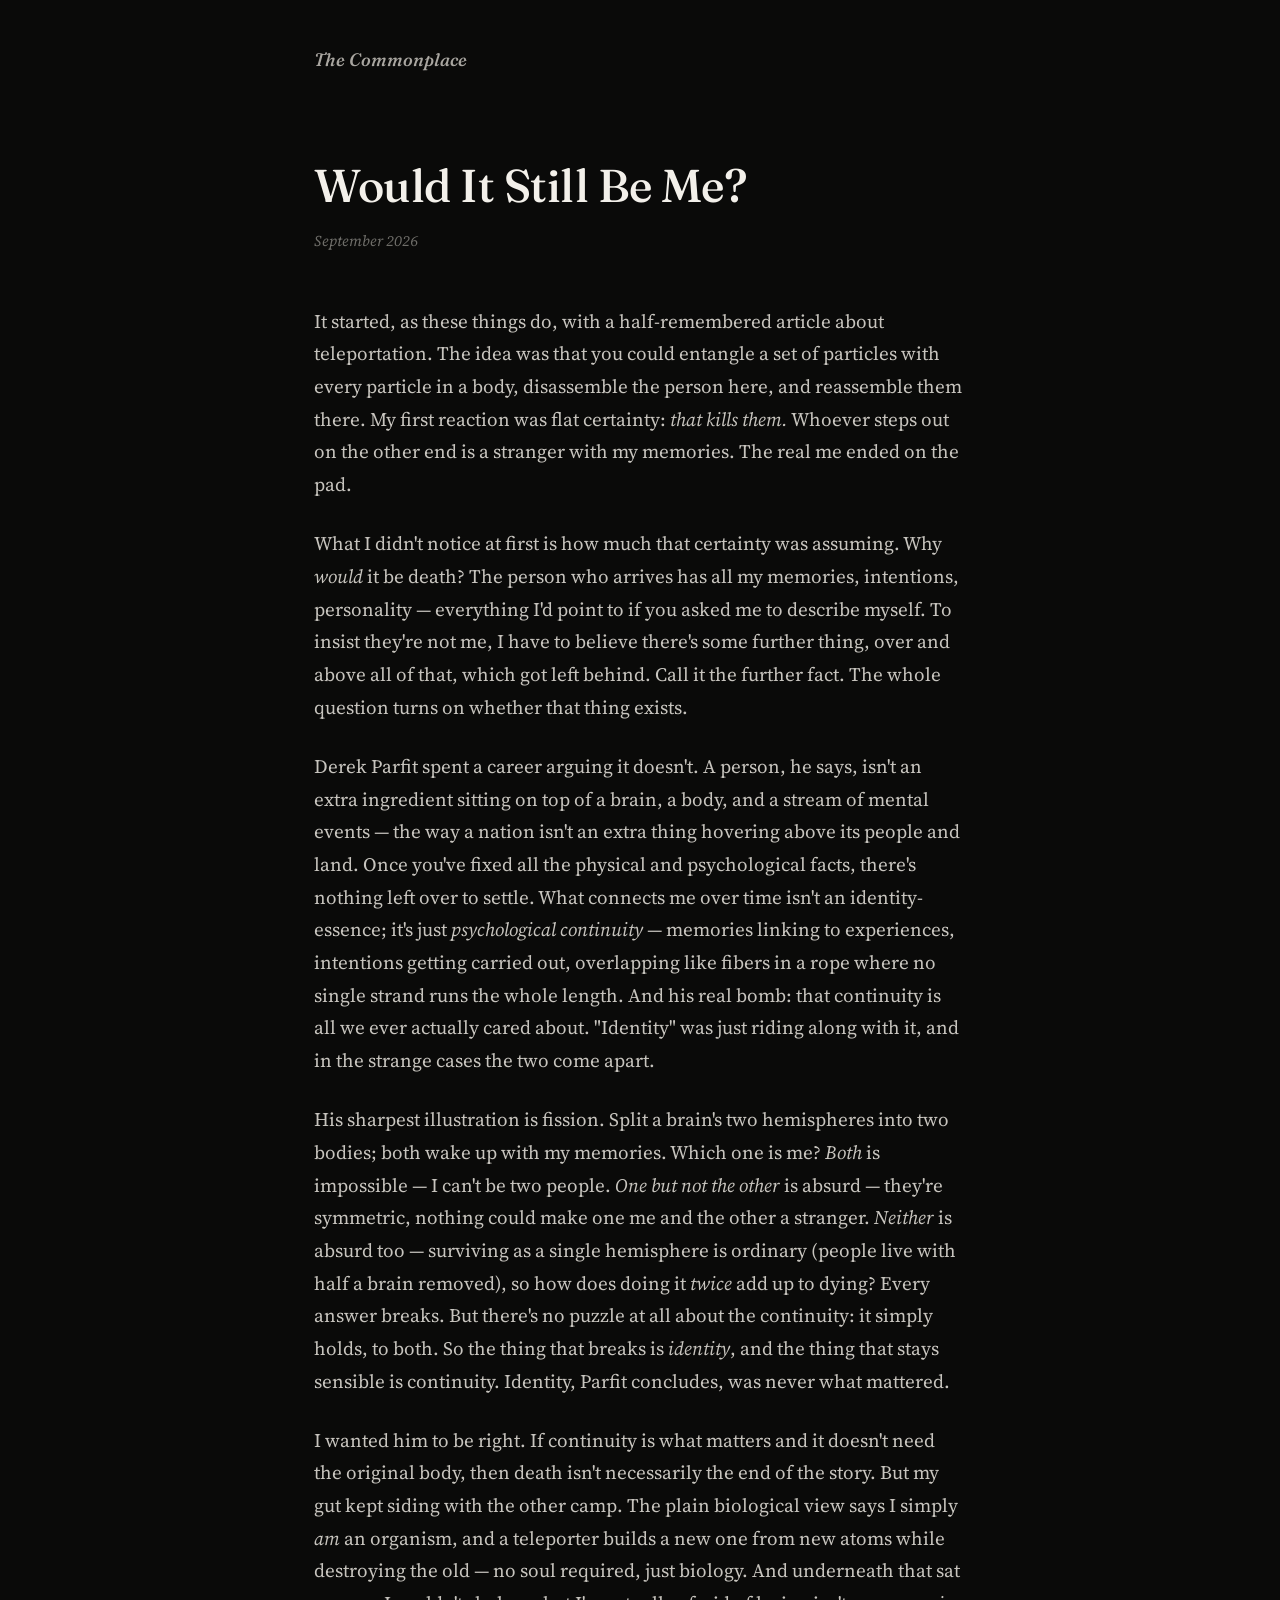
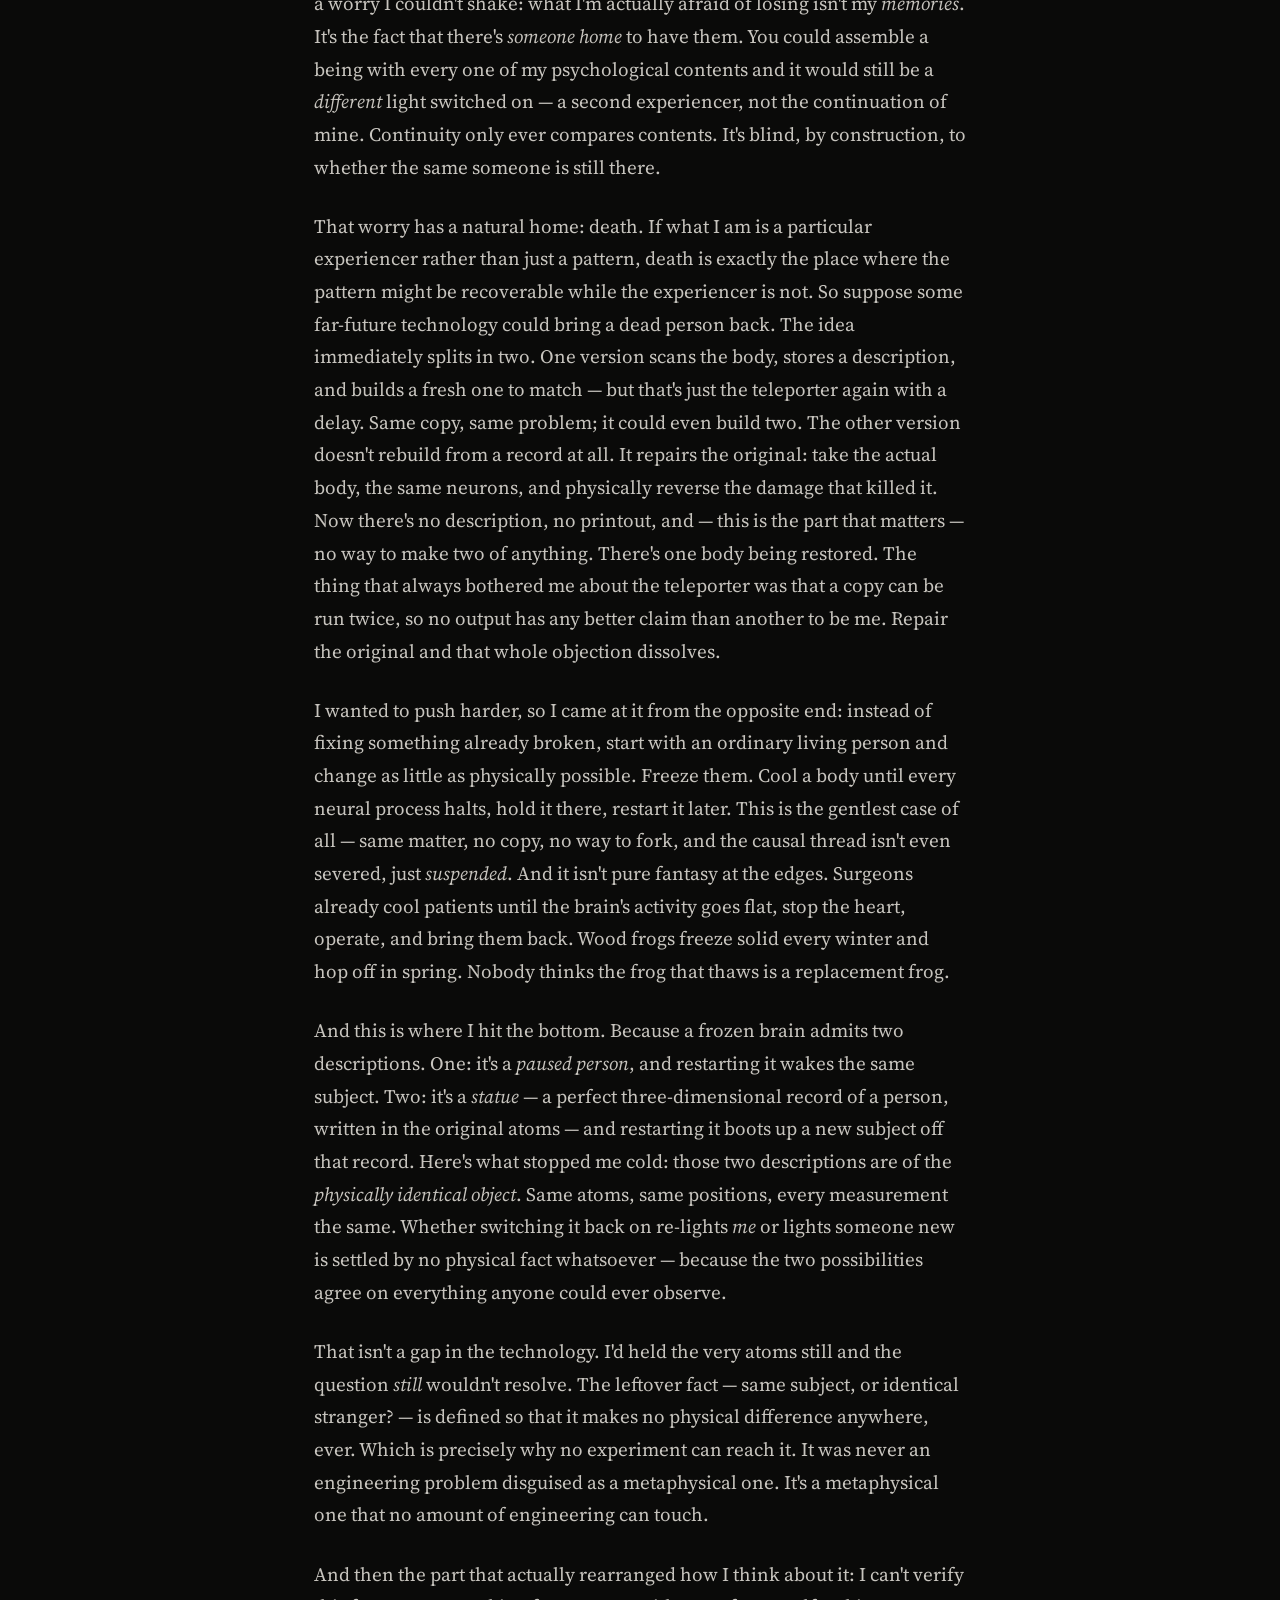
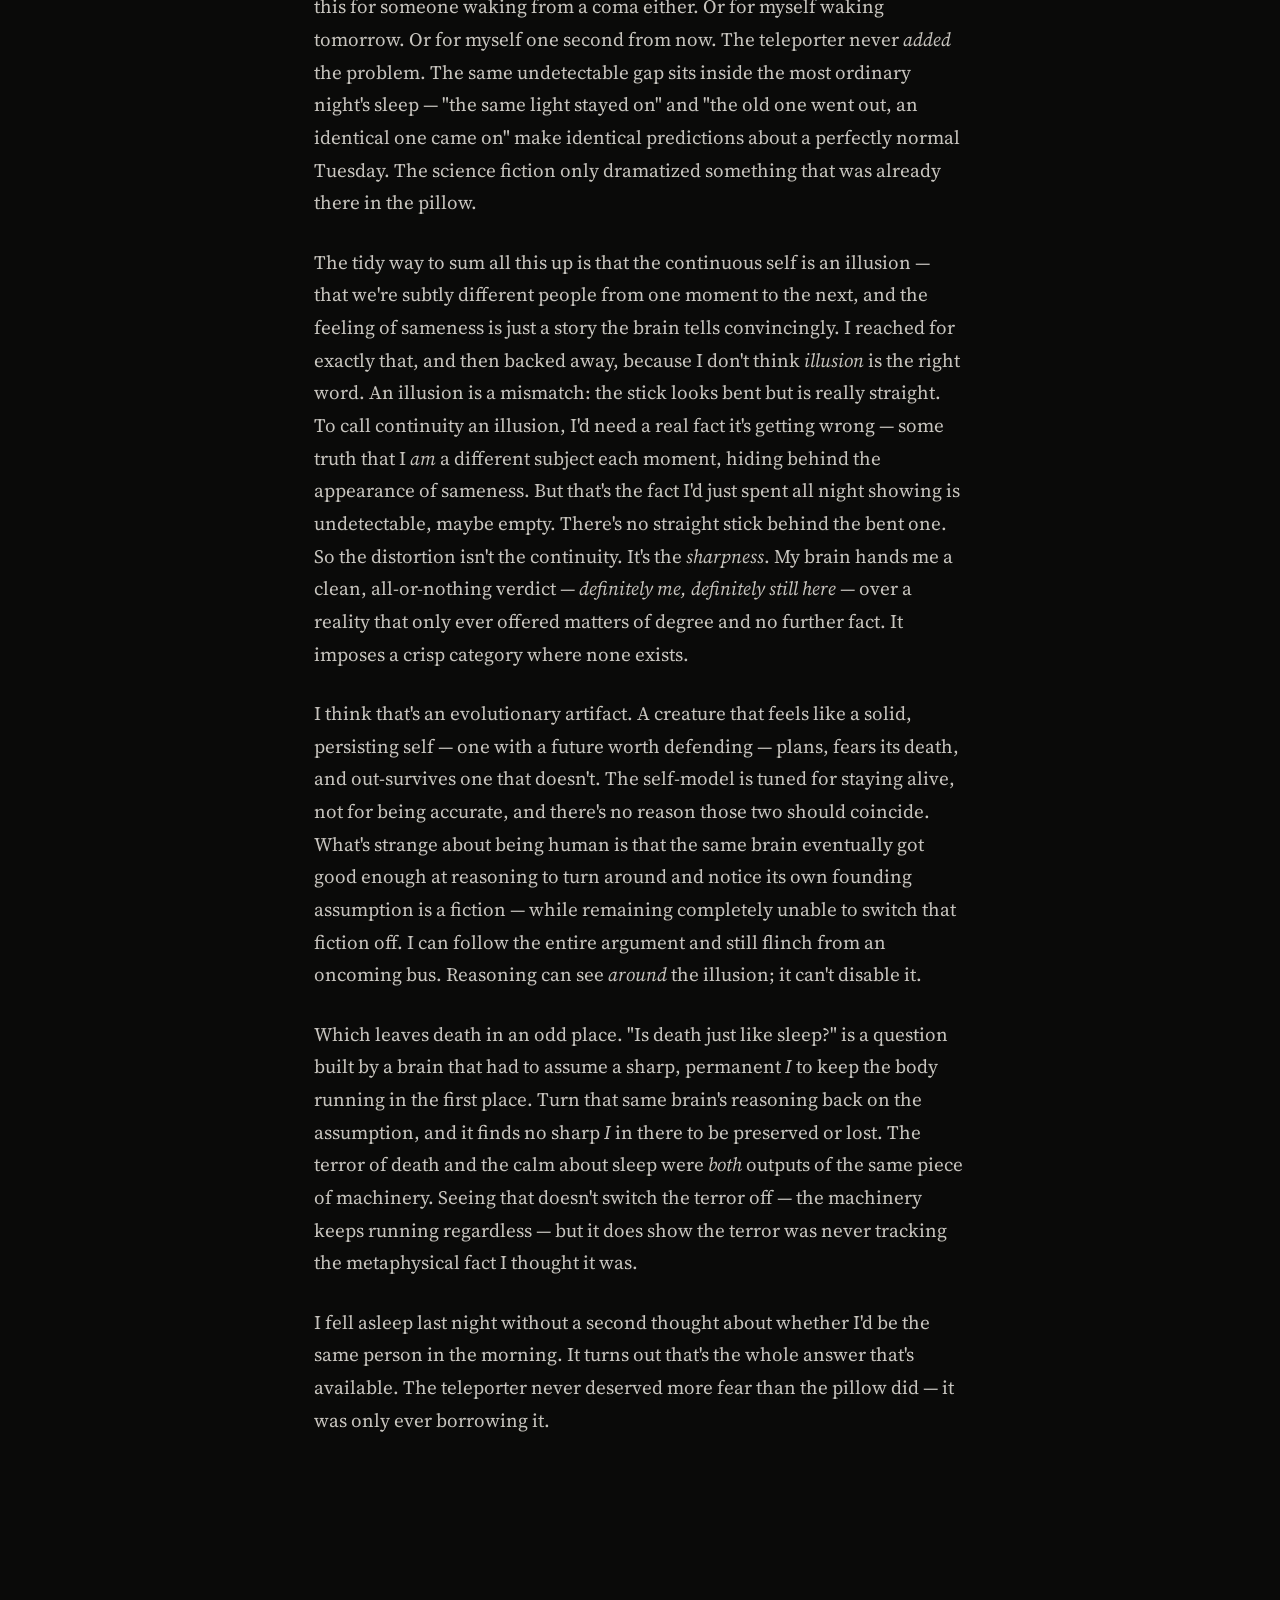
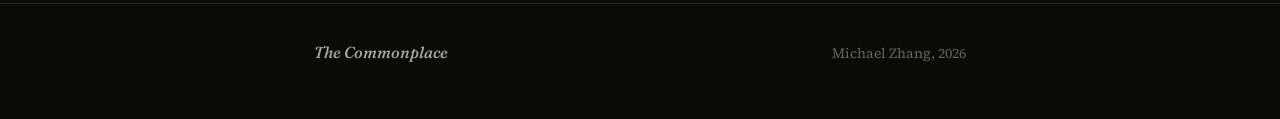
<file: would-it-still-be-me.html>
<!doctype html>
<html lang="en">
<head>
<meta charset="utf-8">
<meta name="viewport" content="width=device-width, initial-scale=1">
<title>Would It Still Be Me? — The Commonplace</title>
<link rel="preconnect" href="https://fonts.googleapis.com"><link rel="preconnect" href="https://fonts.gstatic.com" crossorigin><link rel="stylesheet" href="https://fonts.googleapis.com/css2?family=Fraunces:ital,opsz,wght@0,9..144,300;0,9..144,400;0,9..144,500;0,9..144,600;1,9..144,300;1,9..144,400;1,9..144,500;1,9..144,600&family=Source+Serif+4:ital,opsz,wght@0,8..60,400;0,8..60,500;0,8..60,600;1,8..60,400;1,8..60,500&display=swap">
<link rel="stylesheet" href="style.css">

</head>
<body>
<header class="site-head">
  <a class="masthead-link" href="index.html">The Commonplace</a>
</header>
<main class="reading">
  <article>
    <div class="article-head reveal">
      <h1 class="display article-title">Would It Still Be Me?</h1>
      <div class="article-date">September 2026</div>
    </div>
    <div class="prose reveal">
<p>It started, as these things do, with a half-remembered article about teleportation. The idea was that you could entangle a set of particles with every particle in a body, disassemble the person here, and reassemble them there. My first reaction was flat certainty: <em>that kills them.</em> Whoever steps out on the other end is a stranger with my memories. The real me ended on the pad.</p>
<p>What I didn't notice at first is how much that certainty was assuming. Why <em>would</em> it be death? The person who arrives has all my memories, intentions, personality — everything I'd point to if you asked me to describe myself. To insist they're not me, I have to believe there's some further thing, over and above all of that, which got left behind. Call it the further fact. The whole question turns on whether that thing exists.</p>
<p>Derek Parfit spent a career arguing it doesn't. A person, he says, isn't an extra ingredient sitting on top of a brain, a body, and a stream of mental events — the way a nation isn't an extra thing hovering above its people and land. Once you've fixed all the physical and psychological facts, there's nothing left over to settle. What connects me over time isn't an identity-essence; it's just <em>psychological continuity</em> — memories linking to experiences, intentions getting carried out, overlapping like fibers in a rope where no single strand runs the whole length. And his real bomb: that continuity is all we ever actually cared about. "Identity" was just riding along with it, and in the strange cases the two come apart.</p>
<p>His sharpest illustration is fission. Split a brain's two hemispheres into two bodies; both wake up with my memories. Which one is me? <em>Both</em> is impossible — I can't be two people. <em>One but not the other</em> is absurd — they're symmetric, nothing could make one me and the other a stranger. <em>Neither</em> is absurd too — surviving as a single hemisphere is ordinary (people live with half a brain removed), so how does doing it <em>twice</em> add up to dying? Every answer breaks. But there's no puzzle at all about the continuity: it simply holds, to both. So the thing that breaks is <em>identity</em>, and the thing that stays sensible is continuity. Identity, Parfit concludes, was never what mattered.</p>
<p>I wanted him to be right. If continuity is what matters and it doesn't need the original body, then death isn't necessarily the end of the story. But my gut kept siding with the other camp. The plain biological view says I simply <em>am</em> an organism, and a teleporter builds a new one from new atoms while destroying the old — no soul required, just biology. And underneath that sat a worry I couldn't shake: what I'm actually afraid of losing isn't my <em>memories</em>. It's the fact that there's <em>someone home</em> to have them. You could assemble a being with every one of my psychological contents and it would still be a <em>different</em> light switched on — a second experiencer, not the continuation of mine. Continuity only ever compares contents. It's blind, by construction, to whether the same someone is still there.</p>
<p>That worry has a natural home: death. If what I am is a particular experiencer rather than just a pattern, death is exactly the place where the pattern might be recoverable while the experiencer is not. So suppose some far-future technology could bring a dead person back. The idea immediately splits in two. One version scans the body, stores a description, and builds a fresh one to match — but that's just the teleporter again with a delay. Same copy, same problem; it could even build two. The other version doesn't rebuild from a record at all. It repairs the original: take the actual body, the same neurons, and physically reverse the damage that killed it. Now there's no description, no printout, and — this is the part that matters — no way to make two of anything. There's one body being restored. The thing that always bothered me about the teleporter was that a copy can be run twice, so no output has any better claim than another to be me. Repair the original and that whole objection dissolves.</p>
<p>I wanted to push harder, so I came at it from the opposite end: instead of fixing something already broken, start with an ordinary living person and change as little as physically possible. Freeze them. Cool a body until every neural process halts, hold it there, restart it later. This is the gentlest case of all — same matter, no copy, no way to fork, and the causal thread isn't even severed, just <em>suspended</em>. And it isn't pure fantasy at the edges. Surgeons already cool patients until the brain's activity goes flat, stop the heart, operate, and bring them back. Wood frogs freeze solid every winter and hop off in spring. Nobody thinks the frog that thaws is a replacement frog.</p>
<p>And this is where I hit the bottom. Because a frozen brain admits two descriptions. One: it's a <em>paused person</em>, and restarting it wakes the same subject. Two: it's a <em>statue</em> — a perfect three-dimensional record of a person, written in the original atoms — and restarting it boots up a new subject off that record. Here's what stopped me cold: those two descriptions are of the <em>physically identical object</em>. Same atoms, same positions, every measurement the same. Whether switching it back on re-lights <em>me</em> or lights someone new is settled by no physical fact whatsoever — because the two possibilities agree on everything anyone could ever observe.</p>
<p>That isn't a gap in the technology. I'd held the very atoms still and the question <em>still</em> wouldn't resolve. The leftover fact — same subject, or identical stranger? — is defined so that it makes no physical difference anywhere, ever. Which is precisely why no experiment can reach it. It was never an engineering problem disguised as a metaphysical one. It's a metaphysical one that no amount of engineering can touch.</p>
<p>And then the part that actually rearranged how I think about it: I can't verify this for someone waking from a coma either. Or for myself waking tomorrow. Or for myself one second from now. The teleporter never <em>added</em> the problem. The same undetectable gap sits inside the most ordinary night's sleep — "the same light stayed on" and "the old one went out, an identical one came on" make identical predictions about a perfectly normal Tuesday. The science fiction only dramatized something that was already there in the pillow.</p>
<p>The tidy way to sum all this up is that the continuous self is an illusion — that we're subtly different people from one moment to the next, and the feeling of sameness is just a story the brain tells convincingly. I reached for exactly that, and then backed away, because I don't think <em>illusion</em> is the right word. An illusion is a mismatch: the stick looks bent but is really straight. To call continuity an illusion, I'd need a real fact it's getting wrong — some truth that I <em>am</em> a different subject each moment, hiding behind the appearance of sameness. But that's the fact I'd just spent all night showing is undetectable, maybe empty. There's no straight stick behind the bent one. So the distortion isn't the continuity. It's the <em>sharpness</em>. My brain hands me a clean, all-or-nothing verdict — <em>definitely me, definitely still here</em> — over a reality that only ever offered matters of degree and no further fact. It imposes a crisp category where none exists.</p>
<p>I think that's an evolutionary artifact. A creature that feels like a solid, persisting self — one with a future worth defending — plans, fears its death, and out-survives one that doesn't. The self-model is tuned for staying alive, not for being accurate, and there's no reason those two should coincide. What's strange about being human is that the same brain eventually got good enough at reasoning to turn around and notice its own founding assumption is a fiction — while remaining completely unable to switch that fiction off. I can follow the entire argument and still flinch from an oncoming bus. Reasoning can see <em>around</em> the illusion; it can't disable it.</p>
<p>Which leaves death in an odd place. "Is death just like sleep?" is a question built by a brain that had to assume a sharp, permanent <em>I</em> to keep the body running in the first place. Turn that same brain's reasoning back on the assumption, and it finds no sharp <em>I</em> in there to be preserved or lost. The terror of death and the calm about sleep were <em>both</em> outputs of the same piece of machinery. Seeing that doesn't switch the terror off — the machinery keeps running regardless — but it does show the terror was never tracking the metaphysical fact I thought it was.</p>
<p>I fell asleep last night without a second thought about whether I'd be the same person in the morning. It turns out that's the whole answer that's available. The teleporter never deserved more fear than the pillow did — it was only ever borrowing it.</p>
    </div>
  </article>
</main>
<footer class="footer">
  <div class="footer-inner">
    <a class="masthead-link small" href="index.html">The Commonplace</a>
    <span class="footer-sig">Michael Zhang, 2026</span>
  </div>
</footer>
<script>
(function(){
  if(!('IntersectionObserver' in window)){document.querySelectorAll('.reveal').forEach(function(el){el.classList.add('is-visible');});return;}
  var io=new IntersectionObserver(function(es){es.forEach(function(e){if(e.isIntersecting){e.target.classList.add('is-visible');io.unobserve(e.target);}});},{threshold:0.1,rootMargin:'0px 0px -40px 0px'});
  document.querySelectorAll('.reveal').forEach(function(el){io.observe(el);});
})();
</script>
</body>
</html>
</file>
<file: style.css>
:root {
  --accent: #C6A15B;            /* alternates: #7FA69C  #B97A56  #8CA0B3 */
  --bg: #0a0a09;
  --text: #ece8e1;
  --heading: #f3f0ea;
  --line: rgba(236, 232, 225, 0.12);
  --muted: rgba(236, 232, 225, 0.62);
}

* { box-sizing: border-box; }
html { scroll-behavior: smooth; }
body {
  margin: 0; background: var(--bg); color: var(--text);
  font-family: 'Source Serif 4', Georgia, 'Times New Roman', serif;
  -webkit-font-smoothing: antialiased;
}
.display { font-family: 'Fraunces', Georgia, serif; }
a { text-decoration: none; color: inherit; }

.col { max-width: 700px; margin: 0 auto; padding: 0 24px; }

/* Masthead / site head */
.site-head { max-width: 700px; margin: 0 auto; padding: 0 24px; }
.masthead-link {
  font-family: 'Fraunces', Georgia, serif; font-style: italic; font-weight: 500;
  font-size: 18px; color: rgba(236, 232, 225, 0.7);
  transition: color .25s ease;
}
.masthead-link:hover { color: var(--accent); }
.masthead-link.small { font-size: 16px; }

/* Index hero */
.page > .hero { padding-top: 140px; padding-bottom: 130px; }
.hero { display: flex; flex-direction: column; gap: 26px; }
.masthead {
  margin: 0; font-weight: 500; font-style: italic; font-size: 60px;
  line-height: 1.05; letter-spacing: -0.01em; color: var(--heading);
}
.rule { width: 36px; height: 2px; background: var(--accent); }
.lede { margin: 0; font-size: 18px; line-height: 1.6; color: rgba(236, 232, 225, 0.68); max-width: 560px; }

/* Index sections */
.section { padding-bottom: 120px; }
.section-title { margin: 0 0 34px; font-weight: 500; font-style: italic; font-size: 30px; color: var(--heading); }

.entry { display: block; padding: 30px 0; border-top: 1px solid var(--line); }
.entry-row { display: flex; justify-content: space-between; align-items: baseline; gap: 24px; }
.entry-title { margin: 0; font-weight: 500; color: var(--heading); transition: color .25s ease; }
.entry:hover .entry-title { color: var(--accent); }
.section .entry-title { font-size: 25px; }
.section--made .entry-title { font-size: 22px; }
.entry-meta { font-size: 14px; color: rgba(236, 232, 225, 0.45); white-space: nowrap; }
.entry-desc { margin: 12px 0 0; font-size: 17px; line-height: 1.55; color: var(--muted); }
.list-end { border-top: 1px solid var(--line); }

.link-accent {
  color: rgba(236, 232, 225, 0.82);
  border-bottom: 1px solid rgba(236, 232, 225, 0.28);
  padding-bottom: 1px; white-space: nowrap;
  transition: color .25s ease, border-color .25s ease;
}
.link-accent:hover { color: var(--accent); border-color: var(--accent); }

/* Reading pages */
.site-head { padding-top: 48px; }
.reading { max-width: 700px; margin: 0 auto; padding: 0 24px; }
.article-head { padding: 90px 0 54px; }
.article-title { margin: 0; font-weight: 500; font-size: 46px; line-height: 1.1; letter-spacing: -0.01em; color: var(--heading); }
.article-date { margin-top: 18px; font-style: italic; font-size: 15px; color: rgba(236, 232, 225, 0.45); }

.prose { max-width: 660px; padding-bottom: 120px; }
.prose p { font-size: 19px; line-height: 1.72; margin: 0 0 1.4em; color: rgba(236, 232, 225, 0.84); }
.prose h2 { font-family: 'Fraunces', Georgia, serif; font-style: italic; font-weight: 500; font-size: 27px; color: var(--heading); margin: 2.4em 0 .7em; }
.prose em { font-style: italic; }
.prose strong { font-weight: 600; color: var(--heading); }
.prose a {
  color: rgba(236, 232, 225, 0.9);
  border-bottom: 1px solid rgba(198, 161, 91, 0.4);
  transition: color .2s ease, border-color .2s ease;
}
.prose a:hover { color: var(--accent); border-color: var(--accent); }
.prose hr { border: none; border-top: 1px solid var(--line); margin: 3em 0; }
.prose ul { padding-left: 1.1em; margin: 0 0 1.4em; }
.prose li { font-size: 16px; line-height: 1.6; color: var(--muted); margin-bottom: .55em; }
.prose li a { word-break: break-word; }
.prose code {
  font-family: 'SFMono-Regular', Consolas, 'Liberation Mono', Menlo, monospace;
  font-size: 0.85em; background: rgba(236, 232, 225, 0.08); border-radius: 3px;
  padding: 0.15em 0.4em;
}
.prose pre {
  background: rgba(236, 232, 225, 0.05); border: 1px solid var(--line);
  border-radius: 6px; padding: 18px 20px; margin: 0 0 1.6em; overflow-x: auto;
}
.prose pre code { background: none; padding: 0; font-size: 14px; line-height: 1.6; color: rgba(236, 232, 225, 0.78); }

/* Footer */
.footer { border-top: 1px solid var(--line); margin-top: 20px; }
.footer-inner { max-width: 700px; margin: 0 auto; padding: 38px 24px 56px; display: flex; align-items: baseline; justify-content: space-between; flex-wrap: wrap; gap: 16px; }
.footer-links { display: flex; gap: 28px; flex-wrap: wrap; }
.footer-links a { font-size: 15px; }
.footer-sig { font-size: 14px; color: rgba(236, 232, 225, 0.4); }

/* Reveal */
.reveal { opacity: 0; transform: translateY(14px); transition: opacity .9s cubic-bezier(.2,.8,.2,1), transform .9s cubic-bezier(.2,.8,.2,1); }
.reveal.is-visible { opacity: 1; transform: translateY(0); }
@media (prefers-reduced-motion: reduce) {
  .reveal { opacity: 1; transform: none; transition: none; }
  html { scroll-behavior: auto; }
}

@media (max-width: 600px) {
  .masthead { font-size: 42px; }
  .article-title { font-size: 34px; }
  .prose p { font-size: 18px; }
  .entry-row { flex-direction: column; align-items: flex-start; gap: 6px; }
}

.prose blockquote { margin: 0 0 1.4em; padding: 2px 0 2px 20px; border-left: 2px solid var(--accent); }
.prose blockquote p { font-style: italic; color: rgba(236, 232, 225, 0.78); margin: 0; }
</file>
